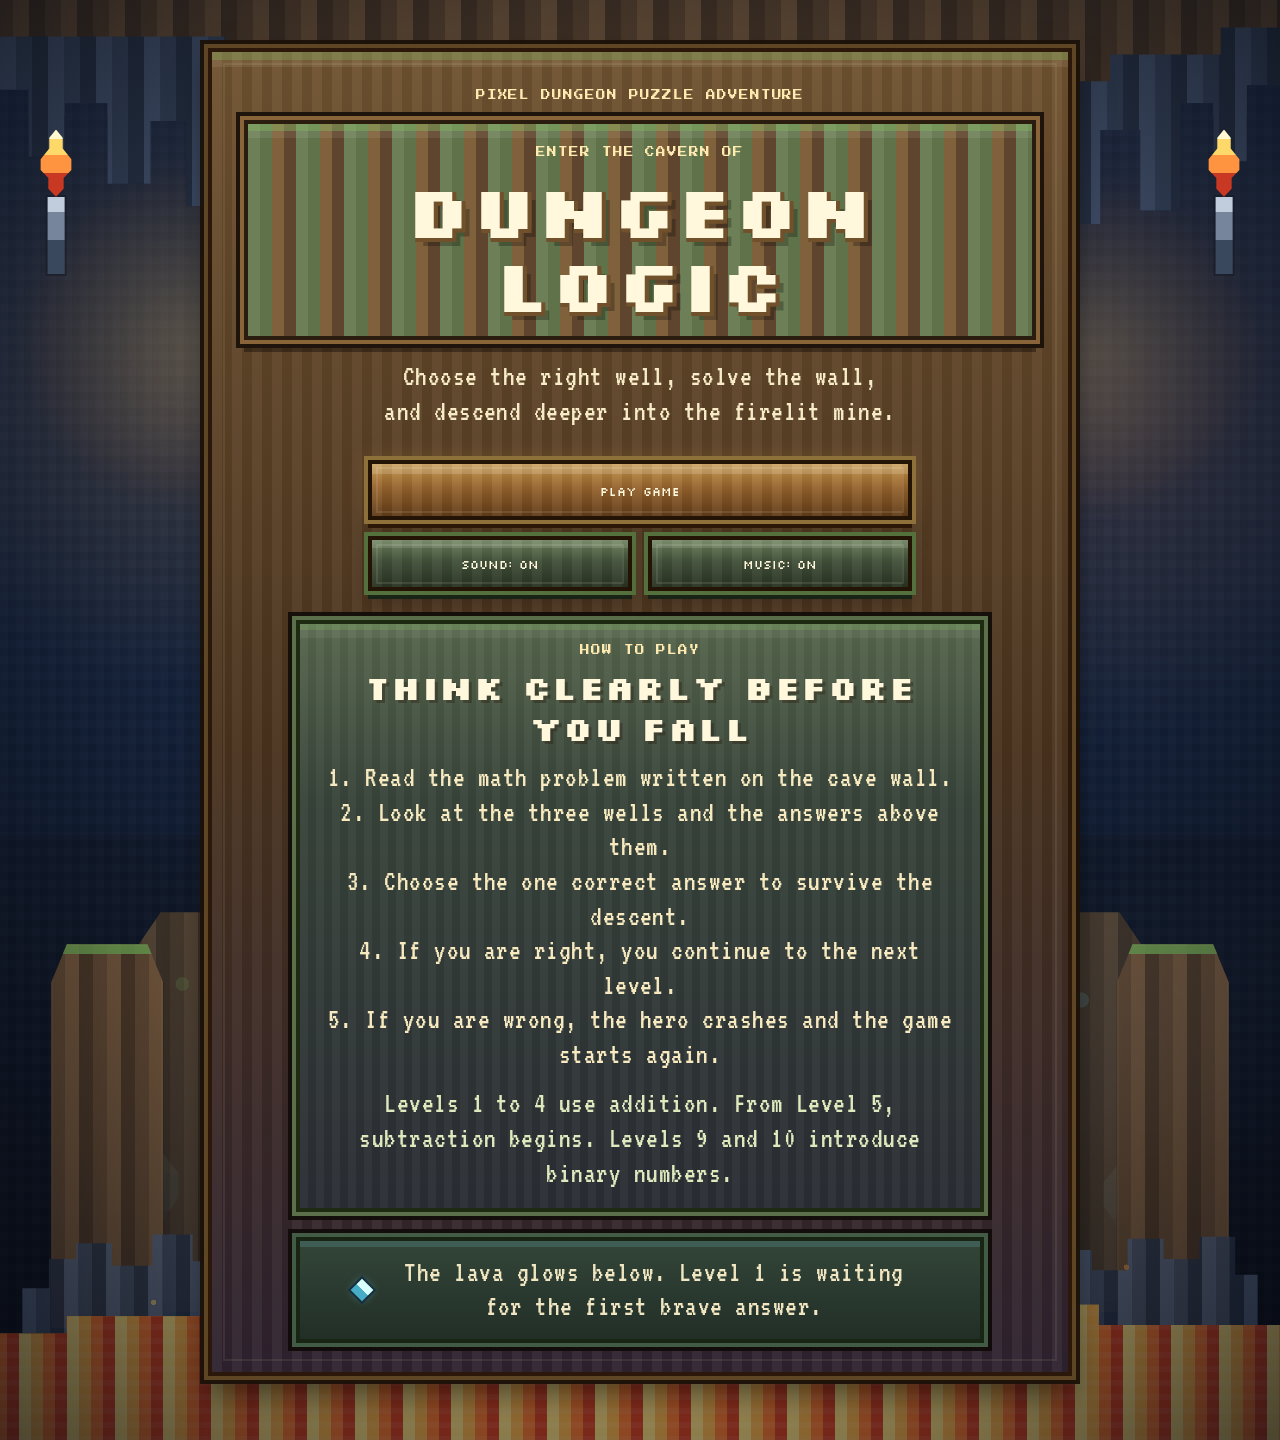
<file: Day1/index.html>
<!DOCTYPE html>
<html lang="en">
  <head>
    <meta charset="UTF-8" />
    <meta name="viewport" content="width=device-width, initial-scale=1.0" />
    <title>Dungeon Logic</title>
    <link rel="preconnect" href="https://fonts.googleapis.com" />
    <link rel="preconnect" href="https://fonts.gstatic.com" crossorigin />
    <link
      href="https://fonts.googleapis.com/css2?family=Press+Start+2P&family=Silkscreen:wght@400;700&family=VT323&display=swap"
      rel="stylesheet"
    />
    <link rel="stylesheet" href="./styles.css" />
  </head>
  <body>
    <div class="scene-shell">
      <div class="backdrop" aria-hidden="true">
        <div class="pixel-grid"></div>
        <div class="glow-orb glow-left"></div>
        <div class="glow-orb glow-right"></div>
        <div class="stalactites stalactites-left"></div>
        <div class="stalactites stalactites-center"></div>
        <div class="stalactites stalactites-right"></div>
        <div class="crystal crystal-left"></div>
        <div class="crystal crystal-right"></div>
        <div class="vault vault-left"></div>
        <div class="vault vault-center"></div>
        <div class="vault vault-right"></div>
        <div class="stone-pillar stone-pillar-left"></div>
        <div class="stone-pillar stone-pillar-right"></div>
        <div class="rock-cluster rock-cluster-left"></div>
        <div class="rock-cluster rock-cluster-right"></div>
        <div class="cave-ridge cave-ridge-top"></div>
        <div class="cave-ridge cave-ridge-bottom"></div>
        <div class="lava-river"></div>
        <div class="lava-falls lava-falls-left"></div>
        <div class="lava-falls lava-falls-right"></div>
        <div class="lava-sparks"></div>
        <div class="lava-reflection"></div>
        <div class="fog fog-one"></div>
        <div class="fog fog-two"></div>
        <div class="dust-field" id="dustField"></div>
      </div>

      <main class="menu-stage">
        <div class="torch torch-left" aria-hidden="true">
          <div class="torch-metal"></div>
          <div class="torch-fire"></div>
        </div>
        <div class="torch torch-right" aria-hidden="true">
          <div class="torch-metal"></div>
          <div class="torch-fire"></div>
        </div>

        <section class="menu-panel">
          <p class="eyebrow">Pixel dungeon puzzle adventure</p>

          <div class="title-plaque">
            <span class="title-small">Enter the cavern of</span>
            <h1>Dungeon Logic</h1>
          </div>

          <p class="tagline">Choose the right well, solve the wall, and descend deeper into the firelit mine.</p>

          <div class="menu-actions">
            <button class="menu-button menu-button-primary menu-button-play" id="startButton" type="button">
              Play Game
            </button>
            <div class="menu-utility-row">
              <button class="menu-button menu-button-secondary" id="soundButton" type="button" aria-pressed="true">
                Sound: On
              </button>
              <button class="menu-button menu-button-secondary" id="musicButton" type="button" aria-pressed="true">
                Music: On
              </button>
            </div>
          </div>

          <section class="instruction-panel" aria-labelledby="instructionsTitle">
            <p class="instruction-label">How to play</p>
            <h2 id="instructionsTitle">Think clearly before you fall</h2>
            <ol class="instruction-list">
              <li>Read the math problem written on the cave wall.</li>
              <li>Look at the three wells and the answers above them.</li>
              <li>Choose the one correct answer to survive the descent.</li>
              <li>If you are right, you continue to the next level.</li>
              <li>If you are wrong, the hero crashes and the game starts again.</li>
            </ol>
            <p class="instruction-note">
              Levels 1 to 4 use addition. From Level 5, subtraction begins. Levels 9 and 10 introduce binary
              numbers.
            </p>
          </section>

          <div class="status-bar" aria-live="polite">
            <span class="status-rune"></span>
            <p id="statusText">The lava glows below. Level 1 is waiting for the first brave answer.</p>
          </div>
        </section>
      </main>

      <main class="game-stage" id="gameStage" hidden>
        <section class="game-shell">
          <header class="hud-bar">
            <button class="hud-button" id="backToMenuButton" type="button">Menu</button>
            <div class="hud-center">
              <p class="hud-label">Dungeon Logic</p>
              <h2 id="levelTitle">Level 1</h2>
            </div>
            <p class="hud-side-text">Choose the correct well</p>
          </header>

          <section class="chamber-panel" id="chamberPanel">
            <div class="wall-equation">
              <p class="wall-label">Carved on the wall</p>
              <div class="wall-problem" id="problemText">2 + 3 = ?</div>
            </div>

            <div class="playfield">
              <div class="chamber-stalactites"></div>
              <div class="chamber-rocks chamber-rocks-left"></div>
              <div class="chamber-rocks chamber-rocks-right"></div>
              <div class="chamber-lava-crack chamber-lava-crack-left"></div>
              <div class="chamber-lava-crack chamber-lava-crack-right"></div>
              <div class="hero-platform">
                <div class="hero" id="hero">
                  <span class="hero-helmet"></span>
                  <span class="hero-lamp"></span>
                  <span class="hero-head"></span>
                  <span class="hero-beard"></span>
                  <span class="hero-body"></span>
                  <span class="hero-pack"></span>
                  <span class="hero-belt"></span>
                  <span class="hero-tool-handle"></span>
                  <span class="hero-tool-head"></span>
                  <span class="hero-arm hero-arm-left"></span>
                  <span class="hero-arm hero-arm-right"></span>
                  <span class="hero-leg hero-leg-left"></span>
                  <span class="hero-leg hero-leg-right"></span>
                  <span class="hero-boot hero-boot-left"></span>
                  <span class="hero-boot hero-boot-right"></span>
                </div>
                <div class="platform-stone"></div>
              </div>

              <div class="wells-row" id="wellsRow">
                <button class="well-choice" id="well0" type="button" data-index="0">
                  <span class="well-signpost">
                    <span class="well-sign">4</span>
                    <span class="well-post"></span>
                  </span>
                  <span class="well-glow"></span>
                  <span class="well-mouth"></span>
                  <span class="well-depth"></span>
                </button>
                <button class="well-choice" id="well1" type="button" data-index="1">
                  <span class="well-signpost">
                    <span class="well-sign">5</span>
                    <span class="well-post"></span>
                  </span>
                  <span class="well-glow"></span>
                  <span class="well-mouth"></span>
                  <span class="well-depth"></span>
                </button>
                <button class="well-choice" id="well2" type="button" data-index="2">
                  <span class="well-signpost">
                    <span class="well-sign">6</span>
                    <span class="well-post"></span>
                  </span>
                  <span class="well-glow"></span>
                  <span class="well-mouth"></span>
                  <span class="well-depth"></span>
                </button>
              </div>
            </div>
          </section>

          <section class="level-panel">
            <p class="level-label">Level Status</p>
            <p class="level-message" id="levelMessage">Read the wall. Choose the one correct answer.</p>
          </section>
        </section>
      </main>

      <section class="outcome-overlay" id="outcomeOverlay" hidden>
        <div class="outcome-card" id="outcomeCard">
          <p class="outcome-label" id="outcomeLabel">Run Result</p>
          <h2 class="outcome-title" id="outcomeTitle">Game Over</h2>
          <p class="outcome-message" id="outcomeMessage">The mine swallows the careless.</p>
          <div class="outcome-actions">
            <button class="hud-button outcome-button-primary" id="outcomePrimaryButton" type="button">
              Restart Run
            </button>
            <button class="hud-button" id="outcomeMenuButton" type="button">Main Menu</button>
          </div>
        </div>
      </section>
    </div>

    <script src="./main.js"></script>
  </body>
</html>
</file>
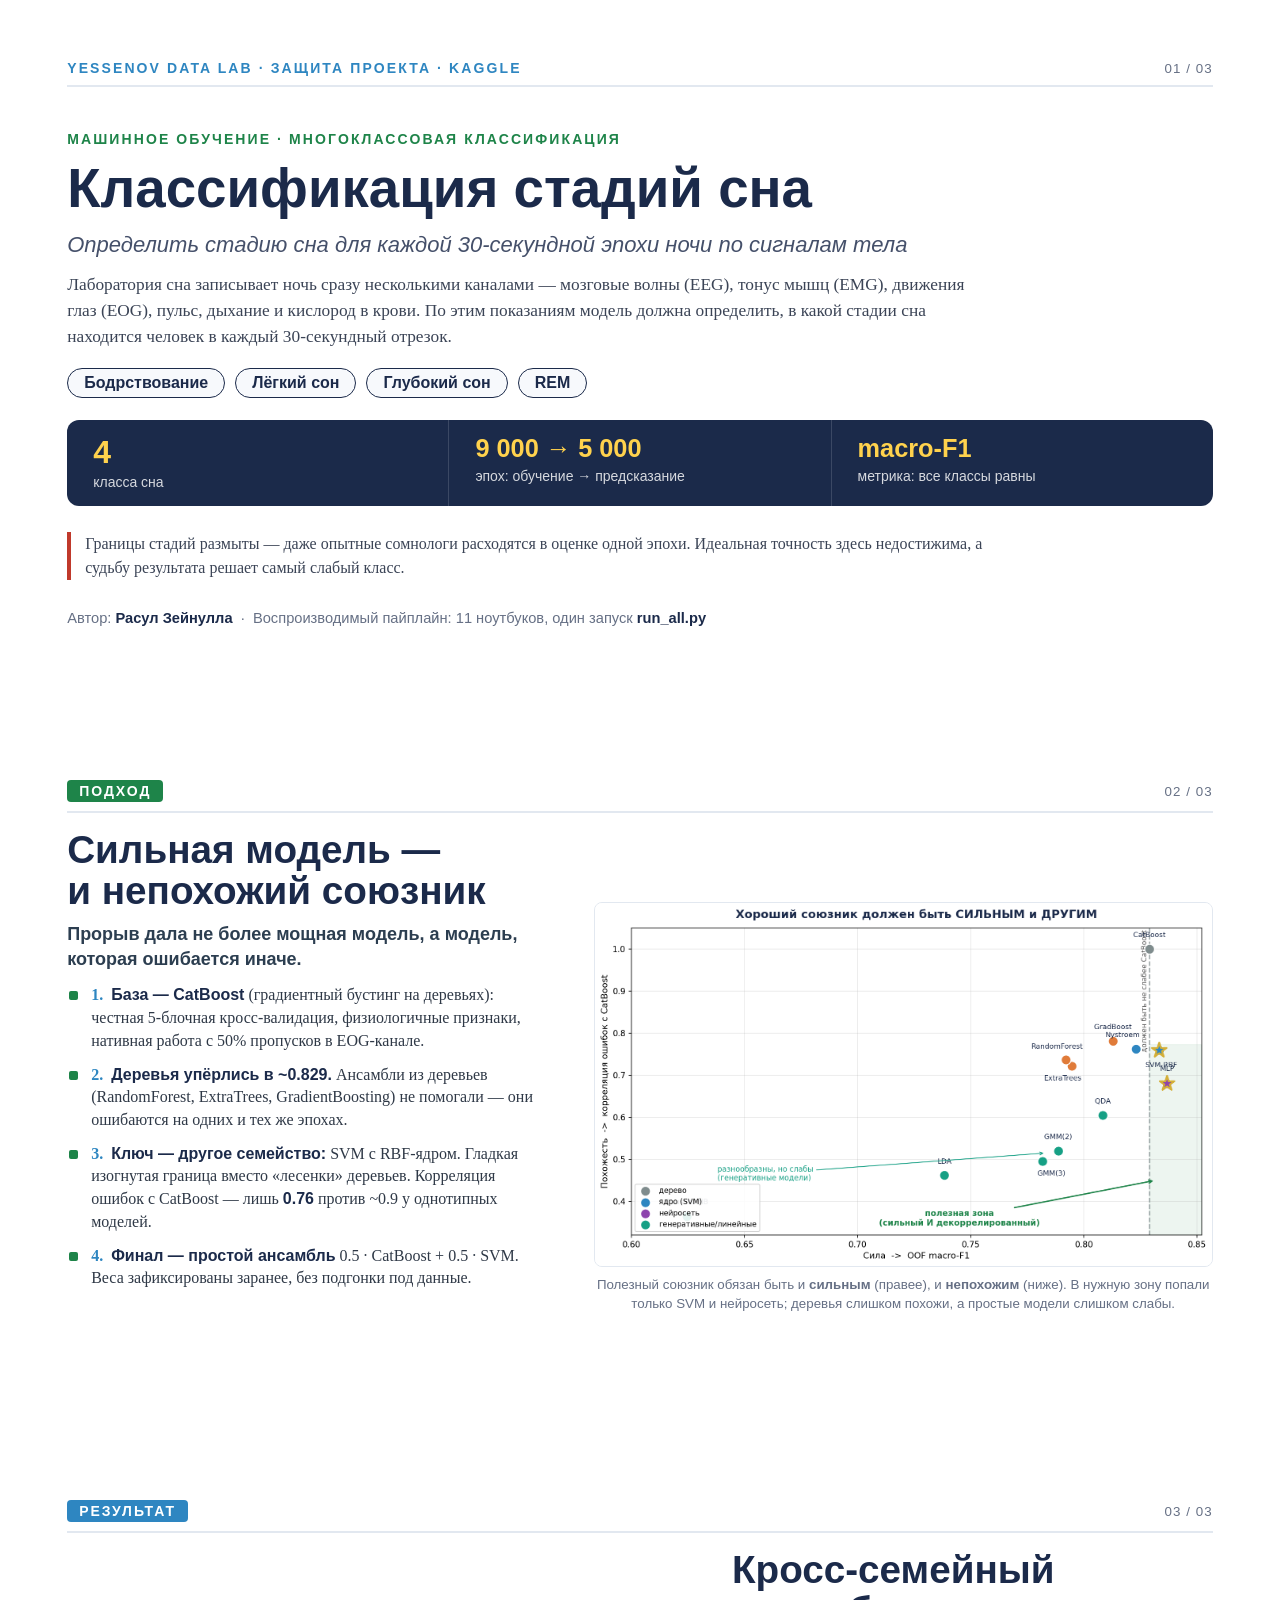
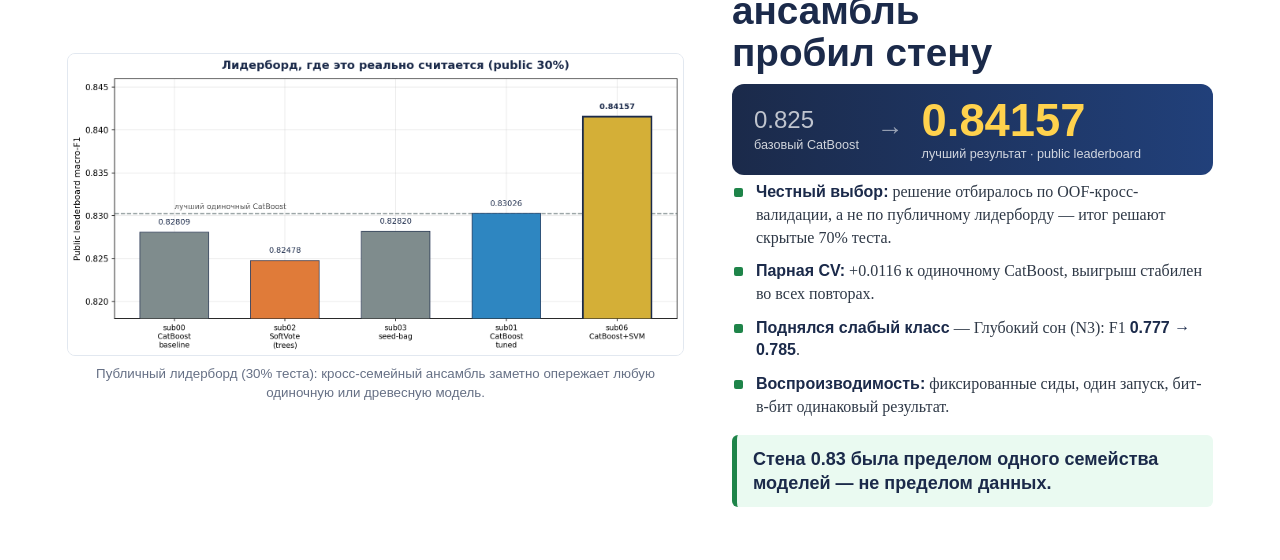
<file: Day9/report/presentation_ru.html>
<!DOCTYPE html>
<html lang="ru">
<head>
<meta charset="UTF-8">
<title>Классификация стадий сна — защита проекта</title>
<style>
  @page { size: 13.333in 7.5in; margin: 0; }
  * { box-sizing: border-box; margin: 0; padding: 0; }
  html { -webkit-print-color-adjust: exact; print-color-adjust: exact; }
  body {
    font-family: "Segoe UI", "Helvetica Neue", Arial, sans-serif;
    color: #20242c; background: #fff;
  }
  /* palette */
  :root {
    --ink: #1b2a4a; --accent: #1e8449; --blue: #2e86c1;
    --gold: #d4a017; --warn: #c0392b; --muted: #667085; --line: #e2e8f0;
  }
  .slide {
    position: relative;
    width: 13.333in; height: 7.5in;
    padding: 0.62in 0.7in 0.55in 0.7in;
    page-break-after: always;
    overflow: hidden;
    display: flex; flex-direction: column;
  }
  .slide:last-child { page-break-after: auto; }

  /* top brand bar */
  .topbar {
    display: flex; justify-content: space-between; align-items: baseline;
    border-bottom: 2px solid var(--line); padding-bottom: 9px; margin-bottom: 4px;
  }
  .kicker {
    letter-spacing: .15em; text-transform: uppercase;
    font-size: 10.5pt; color: var(--blue); font-weight: 700;
  }
  .pageno { font-size: 10pt; color: var(--muted); letter-spacing: .08em; }
  .section-tag {
    display: inline-block; font-size: 10.5pt; font-weight: 700; letter-spacing:.14em;
    text-transform: uppercase; color: #fff; background: var(--accent);
    padding: 3px 12px; border-radius: 4px;
  }

  /* generic headings */
  h1 { font-size: 41pt; font-weight: 800; color: var(--ink); line-height: 1.04; }
  h2 { font-size: 29pt; font-weight: 800; color: var(--ink); line-height: 1.08; }
  .sub { font-size: 16.5pt; color: #45506a; font-style: italic; }

  /* ---------- SLIDE 1 (cover) ---------- */
  .cover-body { flex: 1; display: flex; flex-direction: column; justify-content: center; gap: 14px; }
  .cover-desc { font-size: 13pt; color: #3b4456; line-height: 1.5; max-width: 9.6in; font-family: Georgia, serif; }
  .chips { display: flex; gap: 10px; margin-top: 4px; }
  .chip {
    font-size: 12pt; font-weight: 600; color: var(--ink);
    border: 1.5px solid var(--ink); border-radius: 999px; padding: 5px 16px; background:#f7f9fc;
  }
  .statband {
    margin-top: 8px; background: var(--ink); color: #fff; border-radius: 12px;
    display: flex; align-items: stretch; overflow: hidden;
  }
  .statband .cell { padding: 16px 26px; flex: 1; border-right: 1px solid rgba(255,255,255,.14); }
  .statband .cell:last-child { border-right: none; }
  .statband .big { font-size: 24pt; font-weight: 800; color: #ffd24d; line-height: 1; }
  .statband .big.small { font-size: 19pt; }
  .statband .lbl { font-size: 10.5pt; opacity: .82; margin-top: 6px; display:block; }
  .hard {
    margin-top: 12px; font-size: 12pt; color: #3b4456; font-family: Georgia, serif;
    border-left: 4px solid var(--warn); padding-left: 14px; line-height: 1.5; max-width: 10in;
  }
  .byline { margin-top: 16px; font-size: 11pt; color: var(--muted); }
  .byline b { color: var(--ink); }

  /* ---------- two-column content slides ---------- */
  .body2 { flex: 1; display: flex; gap: 0.5in; align-items: stretch; margin-top: 12px; }
  .col-text { flex: 1.02; display: flex; flex-direction: column; }
  .col-fig  { flex: 1.18; display: flex; flex-direction: column; justify-content: center; }
  .col-fig.wide { flex: 1.32; }
  .col-text.narrow { flex: 0.92; }

  .lead { font-size: 13.5pt; color: #2c3e50; margin: 10px 0 12px; line-height: 1.4; font-weight:600; }
  ul.points { list-style: none; display: flex; flex-direction: column; gap: 11px; }
  ul.points li { position: relative; padding-left: 24px; font-size: 12pt; line-height: 1.42; color: #2f3947; font-family: Georgia, serif; }
  ul.points li::before {
    content: ""; position: absolute; left: 2px; top: 7px;
    width: 9px; height: 9px; border-radius: 2px; background: var(--accent);
  }
  ul.points li b { color: var(--ink); font-family: "Segoe UI", sans-serif; }
  .num { color: var(--blue); font-weight: 700; }

  figure { display: flex; flex-direction: column; height: 100%; justify-content: center; }
  figure img { width: 100%; height: auto; max-height: 4.7in; object-fit: contain; border: 1px solid var(--line); border-radius: 8px; }
  figcaption { font-size: 10pt; color: var(--muted); margin-top: 9px; line-height: 1.4; text-align: center; }

  /* result band on slide 3 */
  .result {
    display: flex; align-items: center; gap: 18px; margin: 10px 0 6px;
    background: linear-gradient(90deg,#1b2a4a 0%, #21407a 100%); color:#fff;
    border-radius: 12px; padding: 14px 22px;
  }
  .result .from { font-size: 18pt; opacity: .72; }
  .result .arrow { font-size: 20pt; opacity: .55; }
  .result .to { font-size: 34pt; font-weight: 800; color: #ffd24d; line-height: 1; }
  .result .rl { font-size: 9.5pt; opacity:.8; display:block; margin-top:4px; }
  .takeaway {
    margin-top: auto; font-size: 13.5pt; color: var(--ink); font-weight: 700;
    background: #eafaf1; border-left: 5px solid var(--accent); border-radius: 6px;
    padding: 12px 16px; line-height: 1.35;
  }
</style>
</head>
<body>

<!-- ===================== SLIDE 1 ===================== -->
<section class="slide">
  <div class="topbar">
    <span class="kicker">Yessenov Data Lab · Защита проекта · Kaggle</span>
    <span class="pageno">01 / 03</span>
  </div>

  <div class="cover-body">
    <div class="kicker" style="color:var(--accent)">Машинное обучение · многоклассовая классификация</div>
    <h1>Классификация стадий сна</h1>
    <div class="sub">Определить стадию сна для каждой 30-секундной эпохи ночи по сигналам тела</div>

    <p class="cover-desc">
      Лаборатория сна записывает ночь сразу несколькими каналами — мозговые волны (EEG),
      тонус мышц (EMG), движения глаз (EOG), пульс, дыхание и кислород в крови.
      По этим показаниям модель должна определить, в какой стадии сна находится человек
      в каждый 30-секундный отрезок.
    </p>

    <div class="chips">
      <span class="chip">Бодрствование</span>
      <span class="chip">Лёгкий сон</span>
      <span class="chip">Глубокий сон</span>
      <span class="chip">REM</span>
    </div>

    <div class="statband">
      <div class="cell"><div class="big">4</div><span class="lbl">класса сна</span></div>
      <div class="cell"><div class="big small">9 000 &rarr; 5 000</div><span class="lbl">эпох: обучение &rarr; предсказание</span></div>
      <div class="cell"><div class="big small">macro-F1</div><span class="lbl">метрика: все классы равны</span></div>
    </div>

    <p class="hard">
      Границы стадий размыты — даже опытные сомнологи расходятся в оценке одной эпохи.
      Идеальная точность здесь недостижима, а судьбу результата решает самый слабый класс.
    </p>

    <div class="byline">
      Автор: <b>Расул Зейнулла</b> &nbsp;·&nbsp; Воспроизводимый пайплайн: 11 ноутбуков, один запуск <b>run_all.py</b>
    </div>
  </div>
</section>

<!-- ===================== SLIDE 2 ===================== -->
<section class="slide">
  <div class="topbar">
    <span class="section-tag">Подход</span>
    <span class="pageno">02 / 03</span>
  </div>

  <div class="body2">
    <div class="col-text">
      <h2>Сильная модель —<br>и непохожий союзник</h2>
      <div class="lead">Прорыв дала не более мощная модель, а модель, которая ошибается иначе.</div>
      <ul class="points">
        <li><span class="num">1.</span> &nbsp;<b>База — CatBoost</b> (градиентный бустинг на деревьях): честная 5-блочная кросс-валидация, физиологичные признаки, нативная работа с 50% пропусков в EOG-канале.</li>
        <li><span class="num">2.</span> &nbsp;<b>Деревья упёрлись в ~0.829.</b> Ансамбли из деревьев (RandomForest, ExtraTrees, GradientBoosting) не помогали — они ошибаются на одних и тех же эпохах.</li>
        <li><span class="num">3.</span> &nbsp;<b>Ключ — другое семейство:</b> SVM с RBF-ядром. Гладкая изогнутая граница вместо «лесенки» деревьев. Корреляция ошибок с CatBoost — лишь <b>0.76</b> против ~0.9 у однотипных моделей.</li>
        <li><span class="num">4.</span> &nbsp;<b>Финал — простой ансамбль</b> 0.5 · CatBoost + 0.5 · SVM. Веса зафиксированы заранее, без подгонки под данные.</li>
      </ul>
    </div>

    <div class="col-fig wide">
      <figure>
        <img src="[data-uri]" alt="Сильный и непохожий союзник">
        <figcaption>Полезный союзник обязан быть и <b>сильным</b> (правее), и <b>непохожим</b> (ниже). В нужную зону попали только SVM и нейросеть; деревья слишком похожи, а простые модели слишком слабы.</figcaption>
      </figure>
    </div>
  </div>
</section>

<!-- ===================== SLIDE 3 ===================== -->
<section class="slide">
  <div class="topbar">
    <span class="section-tag" style="background:var(--blue)">Результат</span>
    <span class="pageno">03 / 03</span>
  </div>

  <div class="body2">
    <div class="col-fig">
      <figure>
        <img src="[data-uri]" alt="Публичный лидерборд">
        <figcaption>Публичный лидерборд (30% теста): кросс-семейный ансамбль заметно опережает любую одиночную или древесную модель.</figcaption>
      </figure>
    </div>

    <div class="col-text narrow">
      <h2>Кросс-семейный ансамбль<br>пробил стену</h2>

      <div class="result">
        <div><span class="from">0.825</span><span class="rl">базовый CatBoost</span></div>
        <span class="arrow">&rarr;</span>
        <div><span class="to">0.84157</span><span class="rl">лучший результат · public leaderboard</span></div>
      </div>

      <ul class="points">
        <li><b>Честный выбор:</b> решение отбиралось по OOF-кросс-валидации, а не по публичному лидерборду — итог решают скрытые 70% теста.</li>
        <li><b>Парная CV:</b> +0.0116 к одиночному CatBoost, выигрыш стабилен во всех повторах.</li>
        <li><b>Поднялся слабый класс</b> — Глубокий сон (N3): F1 <b>0.777 &rarr; 0.785</b>.</li>
        <li><b>Воспроизводимость:</b> фиксированные сиды, один запуск, бит-в-бит одинаковый результат.</li>
      </ul>

      <div class="takeaway">
        Стена 0.83 была пределом одного семейства моделей — не пределом данных.
      </div>
    </div>
  </div>
</section>

</body>
</html>
</file>
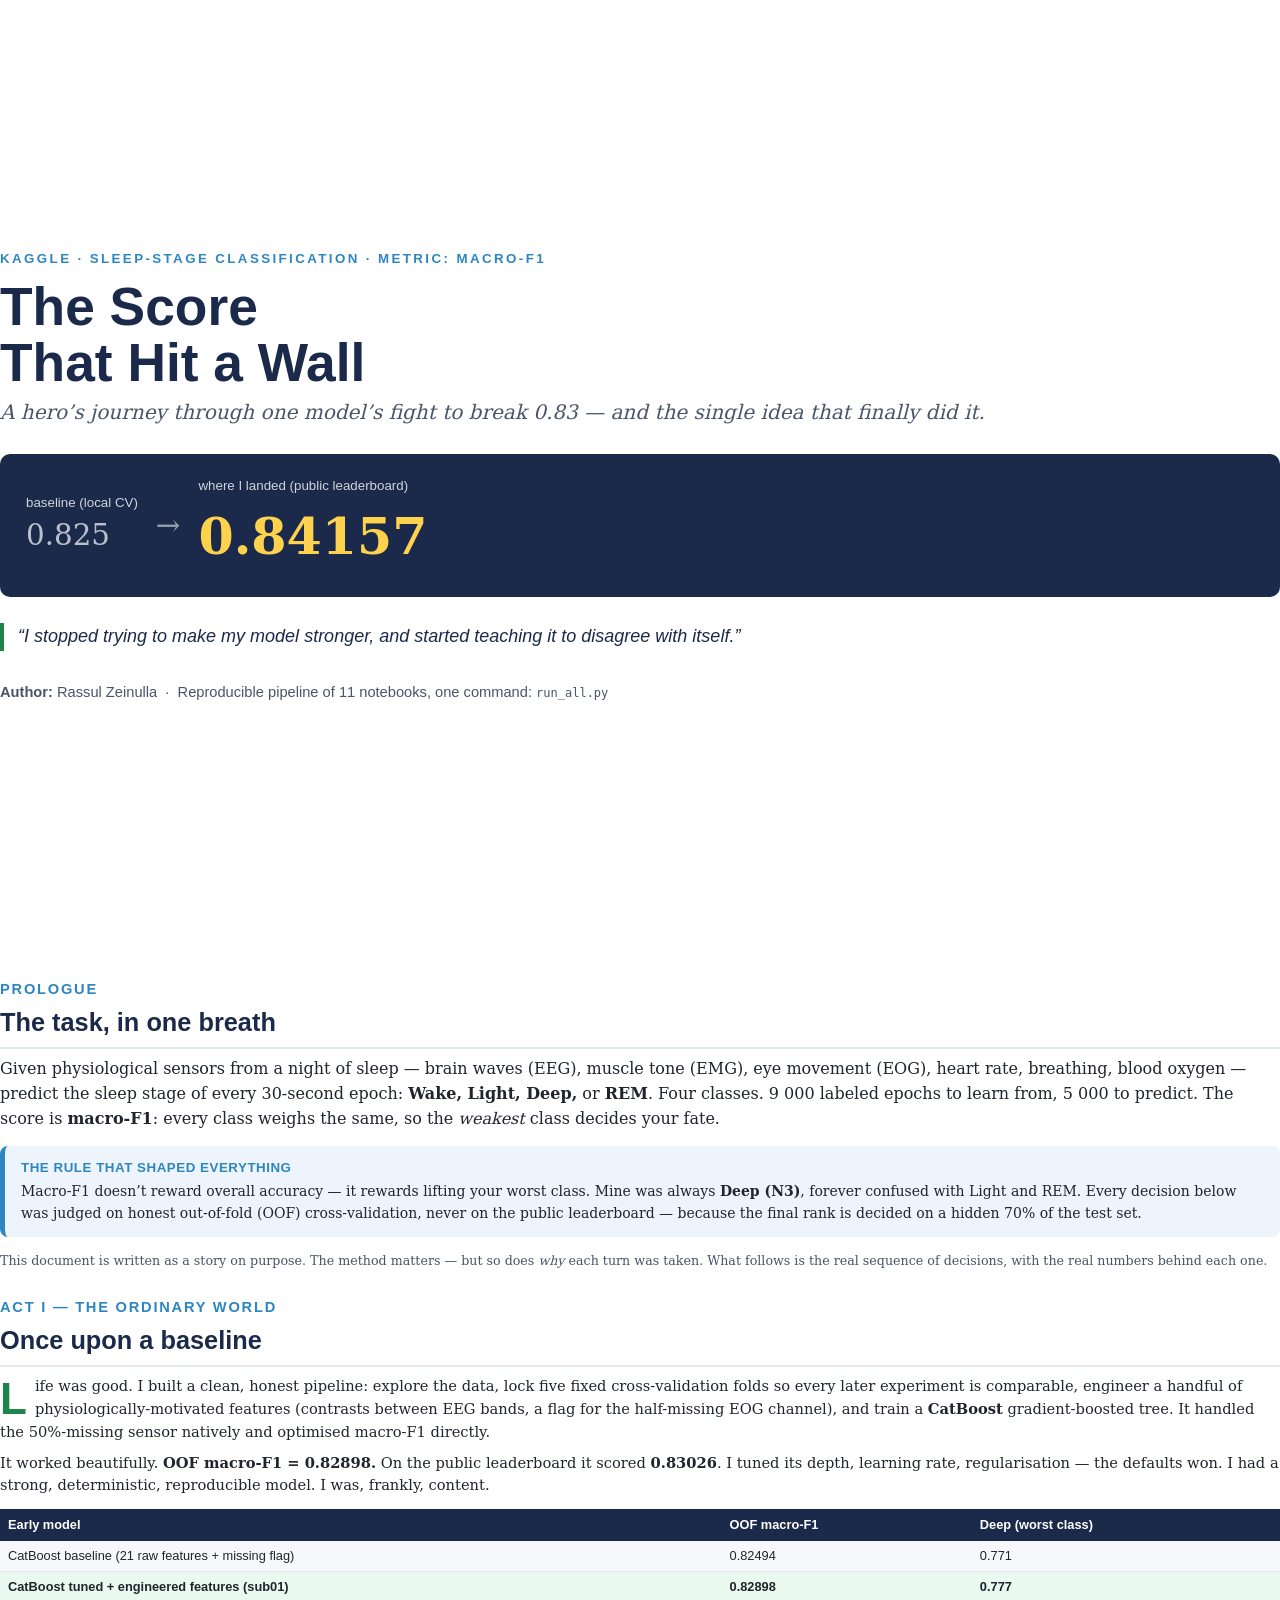
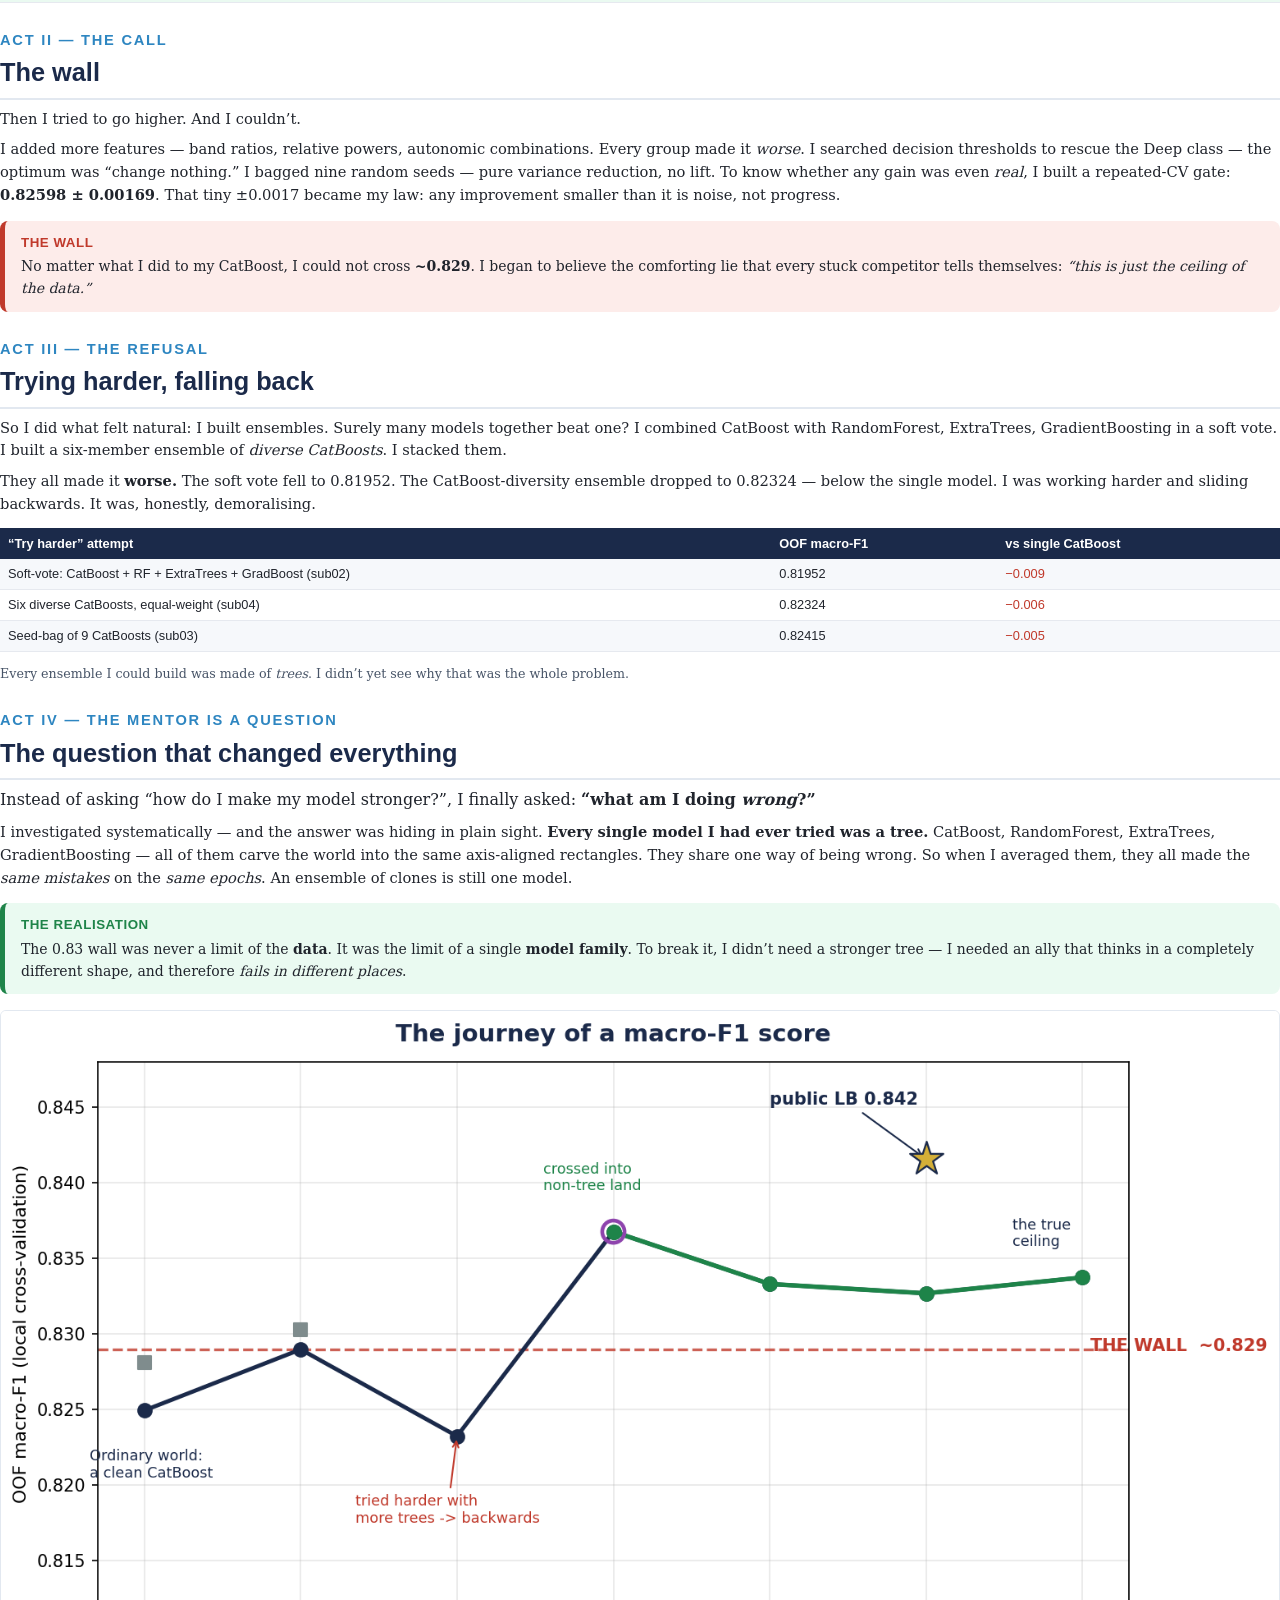
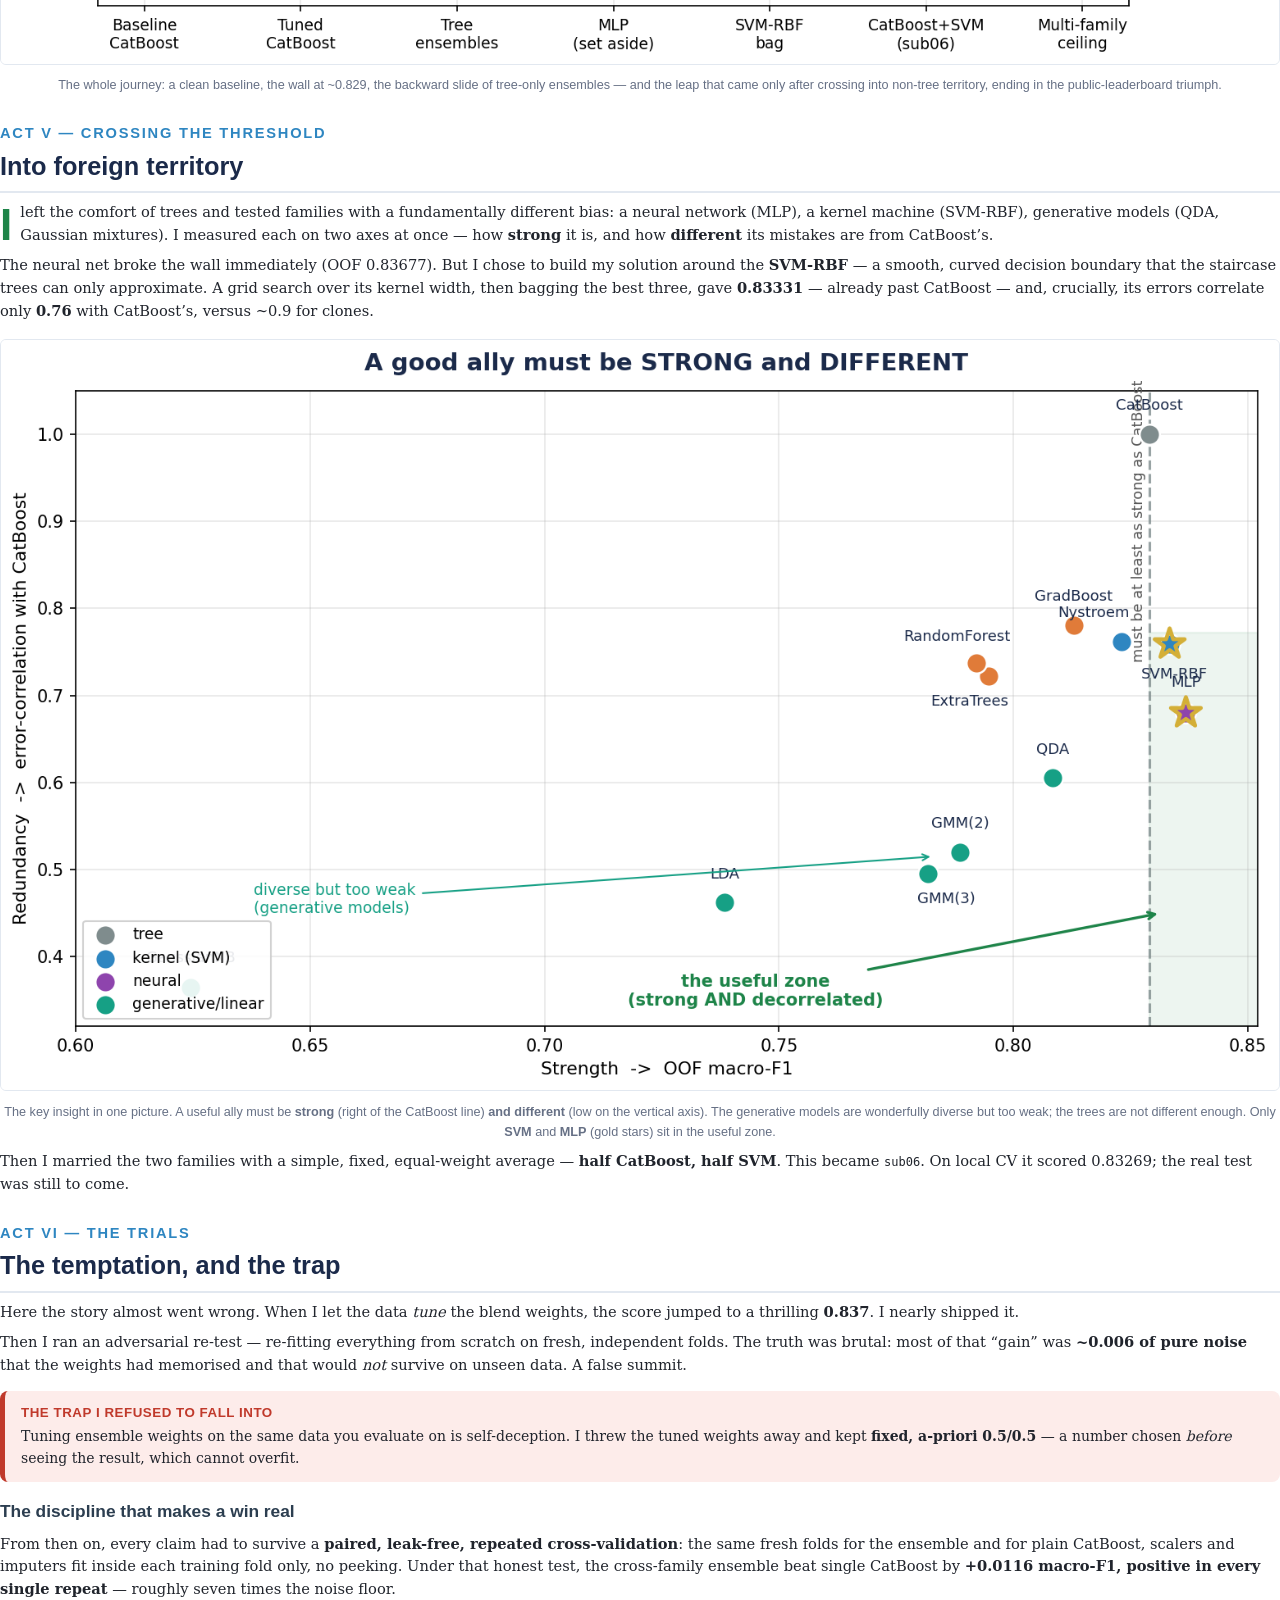
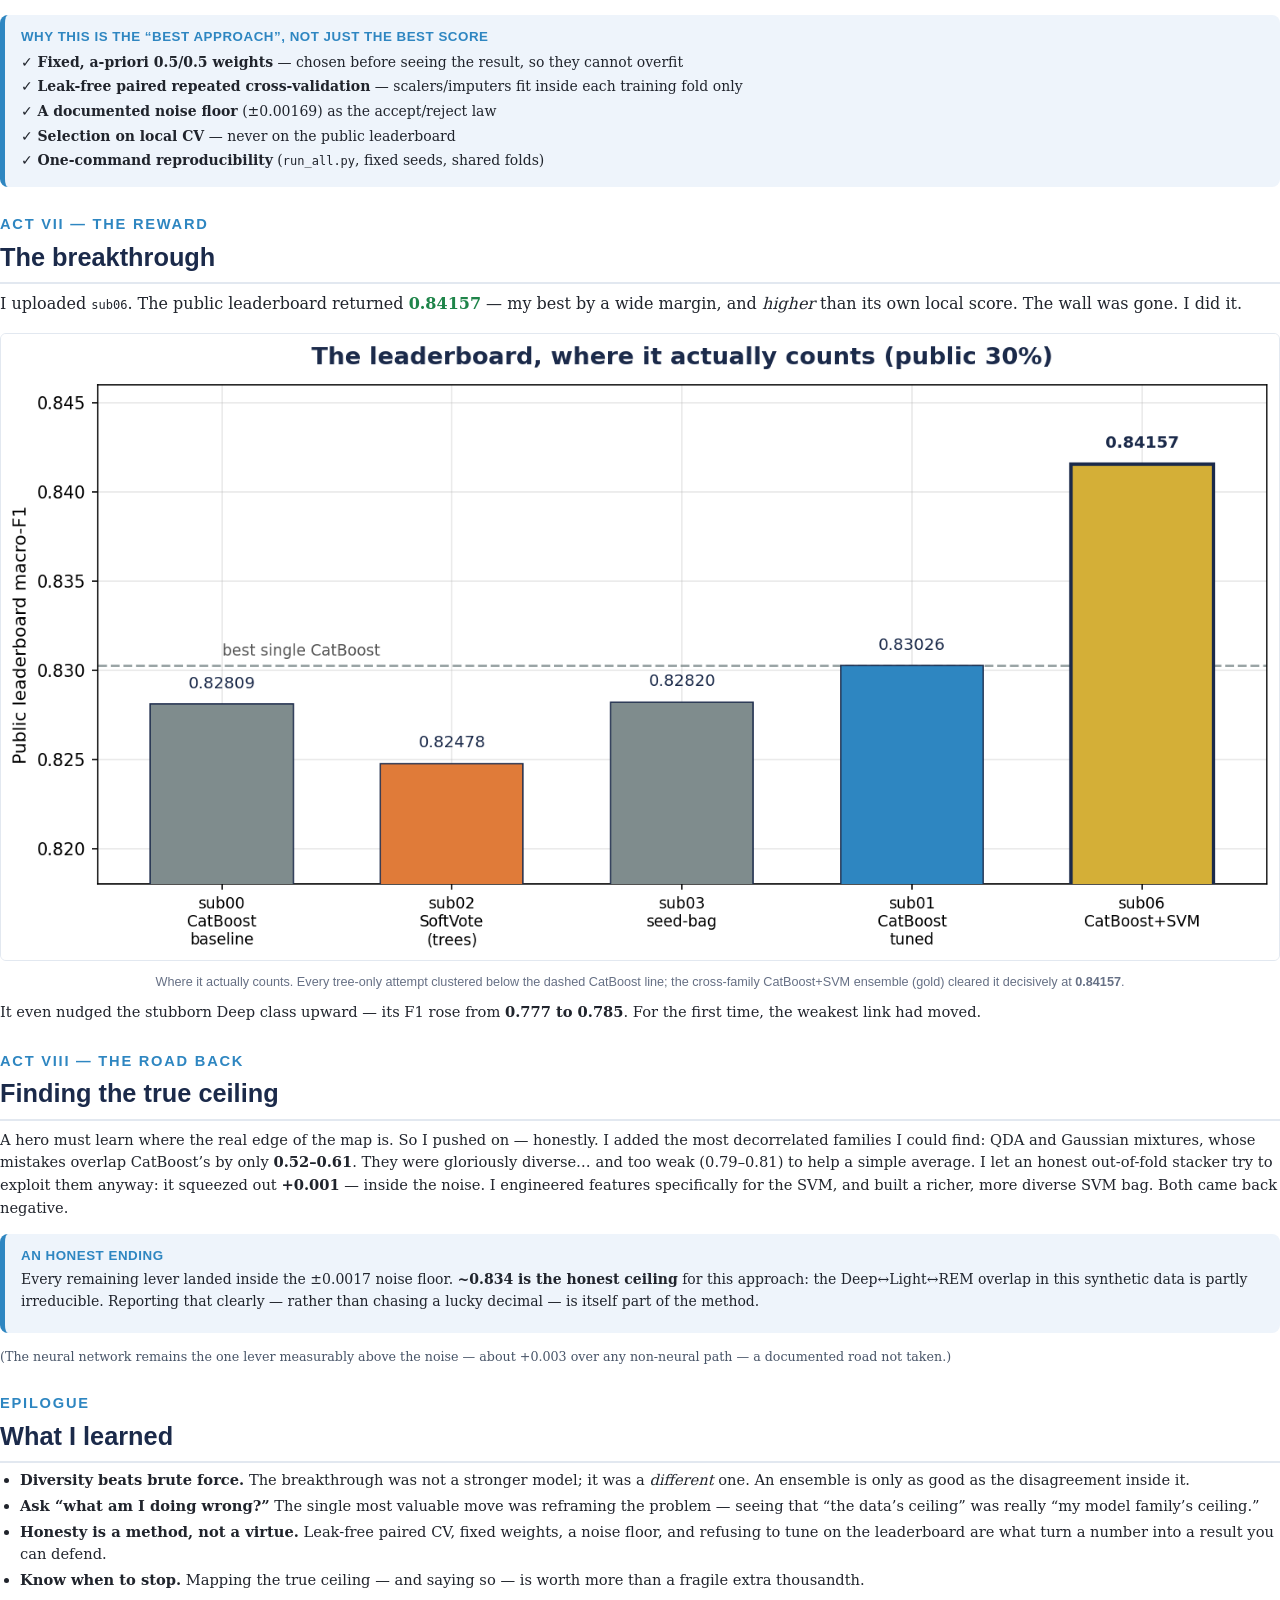
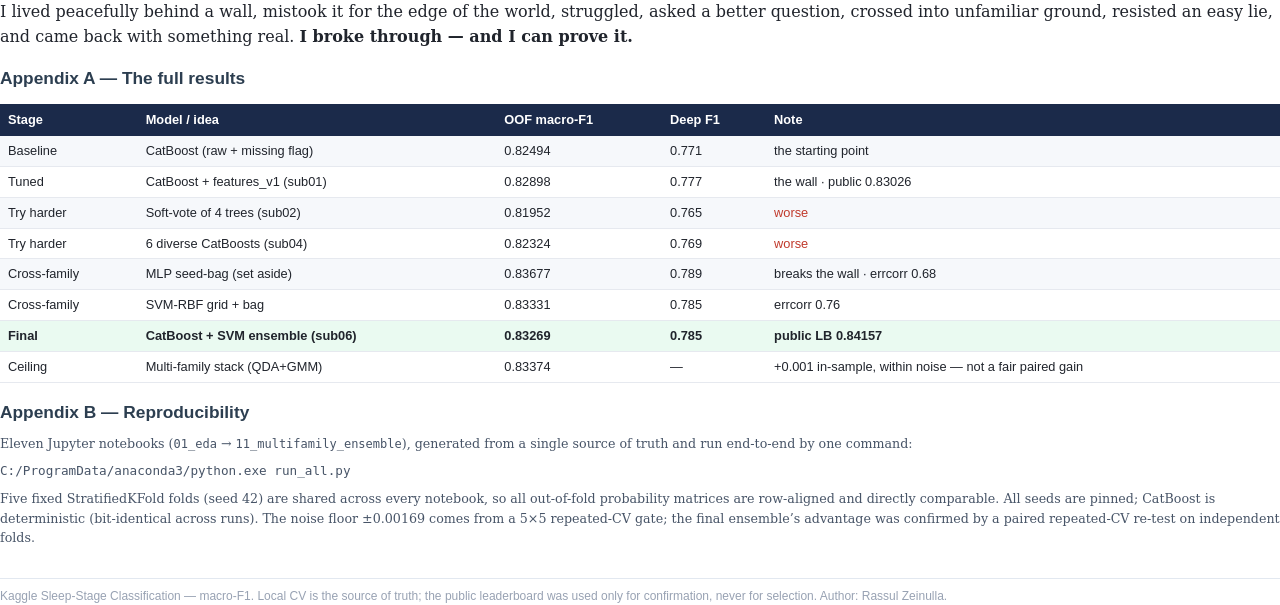
<file: Day9/report/report_en.html>
<!doctype html>
<html lang="en">
<head>
<meta charset="utf-8">
<title>The Score That Hit a Wall</title>
<style>
  @page { size: A4; margin: 18mm 16mm 16mm 16mm; }
  * { box-sizing: border-box; }
  html { -webkit-print-color-adjust: exact; print-color-adjust: exact; }
  body {
    font-family: Georgia, "DejaVu Serif", serif;
    color: #20242c; font-size: 11pt; line-height: 1.55; margin: 0;
  }
  h1, h2, h3, .kicker, .stat, .cover-title, .tag, th, .callout-h {
    font-family: "Segoe UI", "Helvetica Neue", Arial, "DejaVu Sans", sans-serif;
  }
  .ink { color: #1b2a4a; }
  .accent { color: #1e8449; }
  .warn { color: #c0392b; }

  /* cover */
  .cover { height: 252mm; display: flex; flex-direction: column; justify-content: center; }
  .kicker { letter-spacing: .18em; text-transform: uppercase; font-size: 10pt; color: #2e86c1; font-weight: 600; }
  .cover-title { font-size: 40pt; font-weight: 800; color: #1b2a4a; line-height: 1.05; margin: 10px 0 6px; }
  .cover-sub { font-size: 15pt; color: #4a5568; margin-bottom: 26px; font-style: italic; }
  .statband { background: #1b2a4a; color: #fff; border-radius: 10px; padding: 22px 26px; display: flex; align-items: center; gap: 18px; }
  .statband .from { font-size: 22pt; opacity: .7; }
  .statband .arrow { font-size: 22pt; opacity: .55; }
  .statband .to { font-size: 38pt; font-weight: 800; color: #ffd24d; }
  .statband .lbl { font-size: 10pt; opacity: .8; display:block; font-family:"Segoe UI",sans-serif; }
  .tag { margin-top: 26px; font-size: 13.5pt; color: #1b2a4a; border-left: 4px solid #1e8449; padding-left: 14px; font-style: italic; }
  .byline { margin-top: 30px; font-size: 11pt; color: #4a5568; font-family:"Segoe UI",sans-serif; }

  .page-break { page-break-before: always; }
  h2 { font-size: 19pt; color: #1b2a4a; margin: 26px 0 4px; border-bottom: 2px solid #e2e8f0; padding-bottom: 5px; }
  h2 .act { color: #2e86c1; font-size: 11pt; letter-spacing:.12em; text-transform:uppercase; display:block; margin-bottom:2px;}
  h3 { font-size: 13pt; color: #2c3e50; margin: 16px 0 2px; }
  p { margin: 8px 0; }
  .lead { font-size: 12pt; }
  .dropcap::first-letter { font-size: 300%; font-weight: 700; color: #1e8449; float: left; line-height: .8; padding: 6px 8px 0 0; font-family:"Segoe UI",sans-serif; }

  .callout { border-radius: 8px; padding: 12px 16px; margin: 14px 0; font-size: 10.5pt; }
  .callout-h { font-weight: 700; font-size: 10pt; letter-spacing:.04em; text-transform: uppercase; margin-bottom: 3px; }
  .c-insight { background: #eafaf1; border-left: 5px solid #1e8449; }
  .c-insight .callout-h { color: #1e8449; }
  .c-trap { background: #fdecea; border-left: 5px solid #c0392b; }
  .c-trap .callout-h { color: #c0392b; }
  .c-honest { background: #eef4fb; border-left: 5px solid #2e86c1; }
  .c-honest .callout-h { color: #2e86c1; }

  figure { margin: 16px 0 6px; text-align: center; page-break-inside: avoid; }
  figure img { width: 100%; border: 1px solid #e2e8f0; border-radius: 6px; }
  figcaption { font-size: 9.5pt; color: #667085; margin-top: 5px; font-family:"Segoe UI",sans-serif; }

  table { width: 100%; border-collapse: collapse; margin: 12px 0; font-size: 9.6pt; font-family:"Segoe UI",sans-serif; page-break-inside: avoid; }
  th { background: #1b2a4a; color: #fff; text-align: left; padding: 6px 8px; font-weight: 600; }
  td { padding: 5px 8px; border-bottom: 1px solid #e6e9ef; }
  tr:nth-child(even) td { background: #f6f8fb; }
  .win td { background: #eafaf1 !important; font-weight: 700; }
  .muted { color: #98a2b3; }
  .mono { font-family: "DejaVu Sans Mono", Consolas, monospace; font-size: 9pt; }
  .small { font-size: 9.5pt; color: #475467; }
  ul { margin: 6px 0 6px 0; padding-left: 20px; }
  li { margin: 3px 0; }
  .foot { margin-top: 30px; border-top: 1px solid #e2e8f0; padding-top: 8px; font-size: 9pt; color: #98a2b3; font-family:"Segoe UI",sans-serif; }
</style>
</head>
<body>

<!-- ===================== COVER ===================== -->
<section class="cover">
  <div class="kicker">Kaggle · Sleep-Stage Classification · metric: macro-F1</div>
  <div class="cover-title">The Score<br>That Hit a Wall</div>
  <div class="cover-sub">A hero&rsquo;s journey through one model&rsquo;s fight to break 0.83 — and the single idea that finally did it.</div>
  <div class="statband">
    <div><span class="lbl">baseline (local CV)</span><span class="from">0.825</span></div>
    <div class="arrow">&rarr;</div>
    <div><span class="lbl">where I landed (public leaderboard)</span><span class="to">0.84157</span></div>
  </div>
  <div class="tag">&ldquo;I stopped trying to make my model <em>stronger</em>, and started teaching it to <em>disagree with itself</em>.&rdquo;</div>
  <div class="byline"><b>Author:</b> Rassul Zeinulla &nbsp;·&nbsp; Reproducible pipeline of 11 notebooks, one command: <span class="mono">run_all.py</span></div>
</section>

<!-- ===================== PROLOGUE ===================== -->
<section class="page-break">
  <h2><span class="act">Prologue</span>The task, in one breath</h2>
  <p class="lead">Given physiological sensors from a night of sleep &mdash; brain waves (EEG), muscle tone (EMG), eye movement (EOG), heart rate, breathing, blood oxygen &mdash; predict the sleep stage of every 30-second epoch: <b>Wake, Light, Deep,</b> or <b>REM</b>. Four classes. 9&nbsp;000 labeled epochs to learn from, 5&nbsp;000 to predict. The score is <b>macro-F1</b>: every class weighs the same, so the <em>weakest</em> class decides your fate.</p>
  <div class="callout c-honest">
    <div class="callout-h">The rule that shaped everything</div>
    Macro-F1 doesn&rsquo;t reward overall accuracy &mdash; it rewards lifting your worst class. Mine was always <b>Deep (N3)</b>, forever confused with Light and REM. Every decision below was judged on honest out-of-fold (OOF) cross-validation, never on the public leaderboard &mdash; because the final rank is decided on a hidden 70% of the test set.
  </div>
  <p class="small">This document is written as a story on purpose. The method matters &mdash; but so does <em>why</em> each turn was taken. What follows is the real sequence of decisions, with the real numbers behind each one.</p>
</section>

<!-- ===================== ACT I ===================== -->
<section class="page-break">
  <h2><span class="act">Act I — The ordinary world</span>Once upon a baseline</h2>
  <p class="dropcap">Life was good. I built a clean, honest pipeline: explore the data, lock five fixed cross-validation folds so every later experiment is comparable, engineer a handful of physiologically-motivated features (contrasts between EEG bands, a flag for the half-missing EOG channel), and train a <b>CatBoost</b> gradient-boosted tree. It handled the 50%-missing sensor natively and optimised macro-F1 directly.</p>
  <p>It worked beautifully. <b>OOF macro-F1 = 0.82898.</b> On the public leaderboard it scored <b>0.83026</b>. I tuned its depth, learning rate, regularisation &mdash; the defaults won. I had a strong, deterministic, reproducible model. I was, frankly, content.</p>
  <table>
    <tr><th>Early model</th><th>OOF macro-F1</th><th>Deep (worst class)</th></tr>
    <tr><td>CatBoost baseline (21 raw features + missing flag)</td><td>0.82494</td><td>0.771</td></tr>
    <tr class="win"><td>CatBoost tuned + engineered features (sub01)</td><td>0.82898</td><td>0.777</td></tr>
  </table>
</section>

<!-- ===================== ACT II ===================== -->
<section>
  <h2><span class="act">Act II — The call</span>The wall</h2>
  <p>Then I tried to go higher. And I couldn&rsquo;t.</p>
  <p>I added more features &mdash; band ratios, relative powers, autonomic combinations. Every group made it <em>worse</em>. I searched decision thresholds to rescue the Deep class &mdash; the optimum was &ldquo;change nothing.&rdquo; I bagged nine random seeds &mdash; pure variance reduction, no lift. To know whether any gain was even <em>real</em>, I built a repeated-CV gate: <b>0.82598 &plusmn; 0.00169</b>. That tiny &plusmn;0.0017 became my law: any improvement smaller than it is noise, not progress.</p>
  <div class="callout c-trap">
    <div class="callout-h">The wall</div>
    No matter what I did to my CatBoost, I could not cross <b>~0.829</b>. I began to believe the comforting lie that every stuck competitor tells themselves: <em>&ldquo;this is just the ceiling of the data.&rdquo;</em>
  </div>
</section>

<!-- ===================== ACT III ===================== -->
<section>
  <h2><span class="act">Act III — The refusal</span>Trying harder, falling back</h2>
  <p>So I did what felt natural: I built ensembles. Surely many models together beat one? I combined CatBoost with RandomForest, ExtraTrees, GradientBoosting in a soft vote. I built a six-member ensemble of <em>diverse CatBoosts</em>. I stacked them.</p>
  <p>They all made it <b>worse.</b> The soft vote fell to 0.81952. The CatBoost-diversity ensemble dropped to 0.82324 &mdash; below the single model. I was working harder and sliding backwards. It was, honestly, demoralising.</p>
  <table>
    <tr><th>&ldquo;Try harder&rdquo; attempt</th><th>OOF macro-F1</th><th>vs single CatBoost</th></tr>
    <tr><td>Soft-vote: CatBoost + RF + ExtraTrees + GradBoost (sub02)</td><td>0.81952</td><td class="warn">&minus;0.009</td></tr>
    <tr><td>Six diverse CatBoosts, equal-weight (sub04)</td><td>0.82324</td><td class="warn">&minus;0.006</td></tr>
    <tr><td>Seed-bag of 9 CatBoosts (sub03)</td><td>0.82415</td><td class="warn">&minus;0.005</td></tr>
  </table>
  <p class="small">Every ensemble I could build was made of <em>trees</em>. I didn&rsquo;t yet see why that was the whole problem.</p>
</section>

<!-- ===================== ACT IV ===================== -->
<section class="page-break">
  <h2><span class="act">Act IV — The mentor is a question</span>The question that changed everything</h2>
  <p class="lead">Instead of asking &ldquo;how do I make my model stronger?&rdquo;, I finally asked: <b>&ldquo;what am I doing <em>wrong</em>?&rdquo;</b></p>
  <p>I investigated systematically &mdash; and the answer was hiding in plain sight. <b>Every single model I had ever tried was a tree.</b> CatBoost, RandomForest, ExtraTrees, GradientBoosting &mdash; all of them carve the world into the same axis-aligned rectangles. They share one way of being wrong. So when I averaged them, they all made the <em>same mistakes</em> on the <em>same epochs</em>. An ensemble of clones is still one model.</p>
  <div class="callout c-insight">
    <div class="callout-h">The realisation</div>
    The 0.83 wall was never a limit of the <b>data</b>. It was the limit of a single <b>model family</b>. To break it, I didn&rsquo;t need a stronger tree &mdash; I needed an ally that thinks in a completely different shape, and therefore <em>fails in different places</em>.
  </div>
  <figure>
    <img src="fig1_en.png" alt="The journey of a macro-F1 score">
    <figcaption>The whole journey: a clean baseline, the wall at ~0.829, the backward slide of tree-only ensembles &mdash; and the leap that came only after crossing into non-tree territory, ending in the public-leaderboard triumph.</figcaption>
  </figure>
</section>

<!-- ===================== ACT V ===================== -->
<section class="page-break">
  <h2><span class="act">Act V — Crossing the threshold</span>Into foreign territory</h2>
  <p class="dropcap">I left the comfort of trees and tested families with a fundamentally different bias: a neural network (MLP), a kernel machine (SVM-RBF), generative models (QDA, Gaussian mixtures). I measured each on two axes at once &mdash; how <b>strong</b> it is, and how <b>different</b> its mistakes are from CatBoost&rsquo;s.</p>
  <p>The neural net broke the wall immediately (OOF 0.83677). But I chose to build my solution around the <b>SVM-RBF</b> &mdash; a smooth, curved decision boundary that the staircase trees can only approximate. A grid search over its kernel width, then bagging the best three, gave <b>0.83331</b> &mdash; already past CatBoost &mdash; and, crucially, its errors correlate only <b>0.76</b> with CatBoost&rsquo;s, versus ~0.9 for clones.</p>
  <figure>
    <img src="fig2_en.png" alt="Strong and different: the two axes an ally needs">
    <figcaption>The key insight in one picture. A useful ally must be <b>strong</b> (right of the CatBoost line) <b>and</b> <b>different</b> (low on the vertical axis). The generative models are wonderfully diverse but too weak; the trees are not different enough. Only <b>SVM</b> and <b>MLP</b> (gold stars) sit in the useful zone.</figcaption>
  </figure>
  <p>Then I married the two families with a simple, fixed, equal-weight average &mdash; <b>half CatBoost, half SVM</b>. This became <span class="mono">sub06</span>. On local CV it scored 0.83269; the real test was still to come.</p>
</section>

<!-- ===================== ACT VI ===================== -->
<section class="page-break">
  <h2><span class="act">Act VI — The trials</span>The temptation, and the trap</h2>
  <p>Here the story almost went wrong. When I let the data <em>tune</em> the blend weights, the score jumped to a thrilling <b>0.837</b>. I nearly shipped it.</p>
  <p>Then I ran an adversarial re-test &mdash; re-fitting everything from scratch on fresh, independent folds. The truth was brutal: most of that &ldquo;gain&rdquo; was <b>~0.006 of pure noise</b> that the weights had memorised and that would <em>not</em> survive on unseen data. A false summit.</p>
  <div class="callout c-trap">
    <div class="callout-h">The trap I refused to fall into</div>
    Tuning ensemble weights on the same data you evaluate on is self-deception. I threw the tuned weights away and kept <b>fixed, a-priori 0.5/0.5</b> &mdash; a number chosen <em>before</em> seeing the result, which cannot overfit.
  </div>
  <h3>The discipline that makes a win real</h3>
  <p>From then on, every claim had to survive a <b>paired, leak-free, repeated cross-validation</b>: the same fresh folds for the ensemble and for plain CatBoost, scalers and imputers fit inside each training fold only, no peeking. Under that honest test, the cross-family ensemble beat single CatBoost by <b>+0.0116 macro-F1, positive in every single repeat</b> &mdash; roughly seven times the noise floor.</p>
  <div class="callout c-honest">
    <div class="callout-h">Why this is the &ldquo;best approach&rdquo;, not just the best score</div>
    <ul style="margin:4px 0 0; list-style:none; padding-left:0;">
      <li>&#10003; <b>Fixed, a-priori 0.5/0.5 weights</b> &mdash; chosen before seeing the result, so they cannot overfit</li>
      <li>&#10003; <b>Leak-free paired repeated cross-validation</b> &mdash; scalers/imputers fit inside each training fold only</li>
      <li>&#10003; <b>A documented noise floor</b> (&plusmn;0.00169) as the accept/reject law</li>
      <li>&#10003; <b>Selection on local CV</b> &mdash; never on the public leaderboard</li>
      <li>&#10003; <b>One-command reproducibility</b> (<span class="mono">run_all.py</span>, fixed seeds, shared folds)</li>
    </ul>
  </div>
</section>

<!-- ===================== ACT VII ===================== -->
<section class="page-break">
  <h2><span class="act">Act VII — The reward</span>The breakthrough</h2>
  <p class="lead">I uploaded <span class="mono">sub06</span>. The public leaderboard returned <b class="accent">0.84157</b> &mdash; my best by a wide margin, and <em>higher</em> than its own local score. The wall was gone. I did it.</p>
  <figure>
    <img src="fig3_en.png" alt="The public leaderboard climb">
    <figcaption>Where it actually counts. Every tree-only attempt clustered below the dashed CatBoost line; the cross-family CatBoost+SVM ensemble (gold) cleared it decisively at <b>0.84157</b>.</figcaption>
  </figure>
  <p>It even nudged the stubborn Deep class upward &mdash; its F1 rose from <b>0.777 to 0.785</b>. For the first time, the weakest link had moved.</p>
</section>

<!-- ===================== ACT VIII ===================== -->
<section class="page-break">
  <h2><span class="act">Act VIII — The road back</span>Finding the true ceiling</h2>
  <p>A hero must learn where the real edge of the map is. So I pushed on &mdash; honestly. I added the most decorrelated families I could find: QDA and Gaussian mixtures, whose mistakes overlap CatBoost&rsquo;s by only <b>0.52&ndash;0.61</b>. They were gloriously diverse&hellip; and too weak (0.79&ndash;0.81) to help a simple average. I let an honest out-of-fold stacker try to exploit them anyway: it squeezed out <b>+0.001</b> &mdash; inside the noise. I engineered features specifically for the SVM, and built a richer, more diverse SVM bag. Both came back negative.</p>
  <div class="callout c-honest">
    <div class="callout-h">An honest ending</div>
    Every remaining lever landed inside the &plusmn;0.0017 noise floor. <b>~0.834 is the honest ceiling</b> for this approach: the Deep&harr;Light&harr;REM overlap in this synthetic data is partly irreducible. Reporting that clearly &mdash; rather than chasing a lucky decimal &mdash; is itself part of the method.</p>
  </div>
  <p class="small">(The neural network remains the one lever measurably above the noise &mdash; about +0.003 over any non-neural path &mdash; a documented road not taken.)</p>
</section>

<!-- ===================== EPILOGUE ===================== -->
<section class="page-break">
  <h2><span class="act">Epilogue</span>What I learned</h2>
  <ul>
    <li><b>Diversity beats brute force.</b> The breakthrough was not a stronger model; it was a <em>different</em> one. An ensemble is only as good as the disagreement inside it.</li>
    <li><b>Ask &ldquo;what am I doing wrong?&rdquo;</b> The single most valuable move was reframing the problem &mdash; seeing that &ldquo;the data&rsquo;s ceiling&rdquo; was really &ldquo;my model family&rsquo;s ceiling.&rdquo;</li>
    <li><b>Honesty is a method, not a virtue.</b> Leak-free paired CV, fixed weights, a noise floor, and refusing to tune on the leaderboard are what turn a number into a result you can defend.</li>
    <li><b>Know when to stop.</b> Mapping the true ceiling &mdash; and saying so &mdash; is worth more than a fragile extra thousandth.</li>
  </ul>
  <p class="lead">I lived peacefully behind a wall, mistook it for the edge of the world, struggled, asked a better question, crossed into unfamiliar ground, resisted an easy lie, and came back with something real. <b>I broke through &mdash; and I can prove it.</b></p>

  <h3>Appendix A &mdash; The full results</h3>
  <table>
    <tr><th>Stage</th><th>Model / idea</th><th>OOF macro-F1</th><th>Deep F1</th><th>Note</th></tr>
    <tr><td>Baseline</td><td>CatBoost (raw + missing flag)</td><td>0.82494</td><td>0.771</td><td>the starting point</td></tr>
    <tr><td>Tuned</td><td>CatBoost + features_v1 (sub01)</td><td>0.82898</td><td>0.777</td><td>the wall · public 0.83026</td></tr>
    <tr><td>Try harder</td><td>Soft-vote of 4 trees (sub02)</td><td>0.81952</td><td>0.765</td><td class="warn">worse</td></tr>
    <tr><td>Try harder</td><td>6 diverse CatBoosts (sub04)</td><td>0.82324</td><td>0.769</td><td class="warn">worse</td></tr>
    <tr><td>Cross-family</td><td>MLP seed-bag (set aside)</td><td>0.83677</td><td>0.789</td><td>breaks the wall · errcorr 0.68</td></tr>
    <tr><td>Cross-family</td><td>SVM-RBF grid + bag</td><td>0.83331</td><td>0.785</td><td>errcorr 0.76</td></tr>
    <tr class="win"><td>Final</td><td>CatBoost + SVM ensemble (sub06)</td><td>0.83269</td><td>0.785</td><td>public LB <b>0.84157</b></td></tr>
    <tr><td>Ceiling</td><td>Multi-family stack (QDA+GMM)</td><td>0.83374</td><td>&mdash;</td><td>+0.001 in-sample, within noise &mdash; not a fair paired gain</td></tr>
  </table>

  <h3>Appendix B &mdash; Reproducibility</h3>
  <p class="small">Eleven Jupyter notebooks (<span class="mono">01_eda</span> &rarr; <span class="mono">11_multifamily_ensemble</span>), generated from a single source of truth and run end-to-end by one command:</p>
  <p class="mono small">C:/ProgramData/anaconda3/python.exe run_all.py</p>
  <p class="small">Five fixed StratifiedKFold folds (seed 42) are shared across every notebook, so all out-of-fold probability matrices are row-aligned and directly comparable. All seeds are pinned; CatBoost is deterministic (bit-identical across runs). The noise floor &plusmn;0.00169 comes from a 5&times;5 repeated-CV gate; the final ensemble&rsquo;s advantage was confirmed by a paired repeated-CV re-test on independent folds.</p>

  <div class="foot">Kaggle Sleep-Stage Classification &mdash; macro-F1. Local CV is the source of truth; the public leaderboard was used only for confirmation, never for selection. Author: Rassul Zeinulla.</div>
</section>

</body>
</html>
</file>
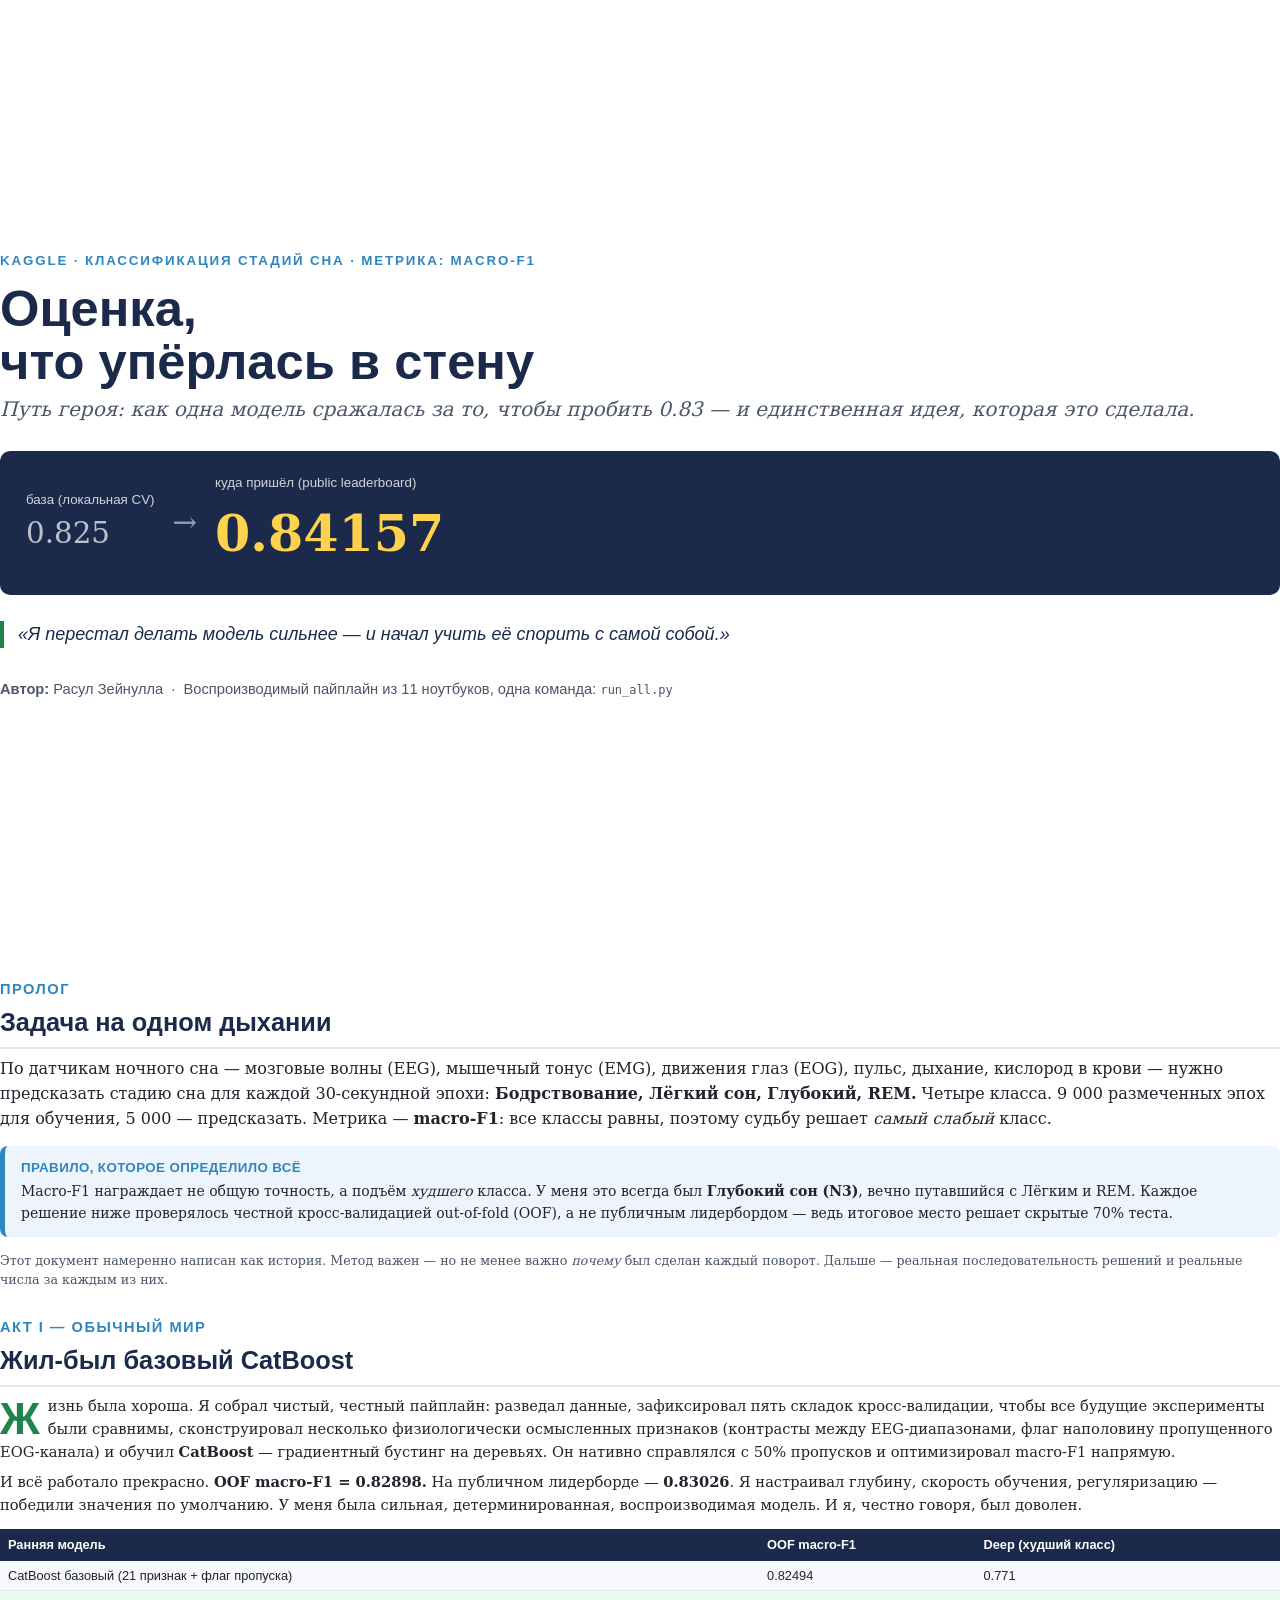
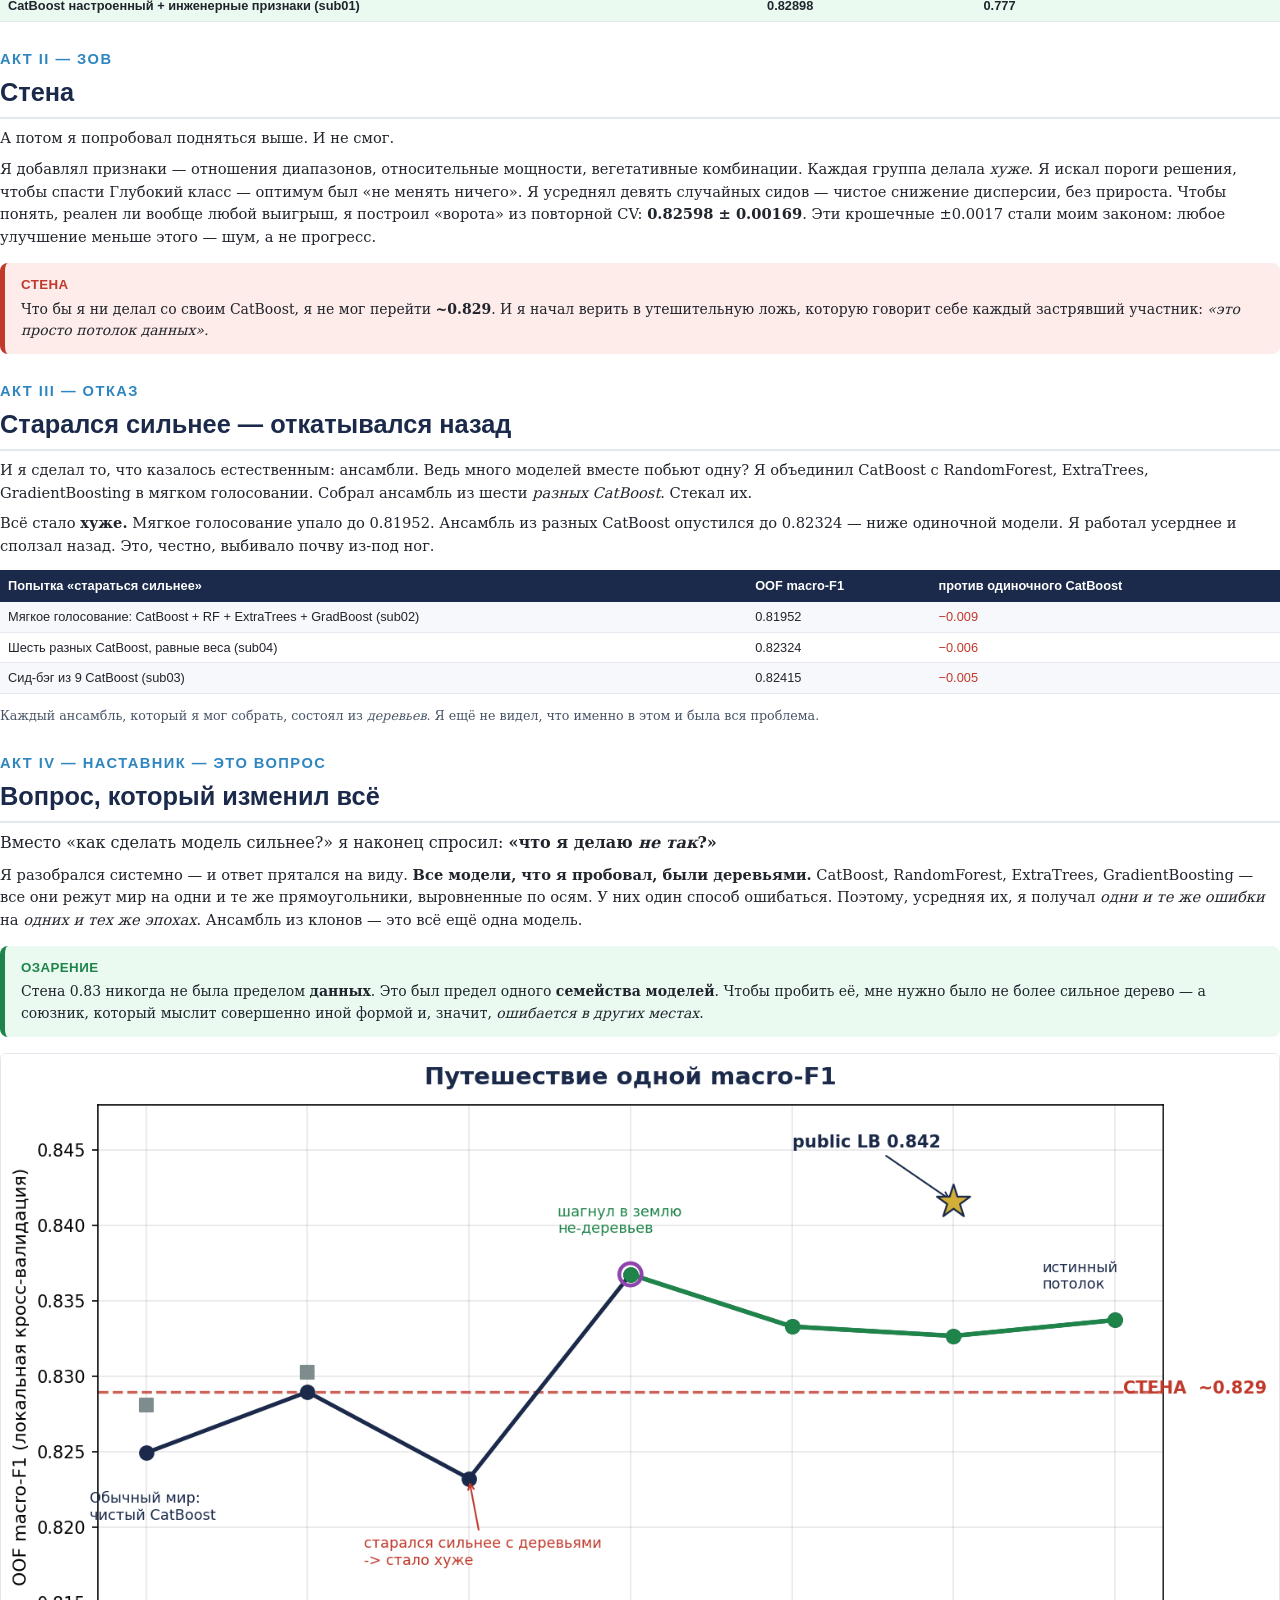
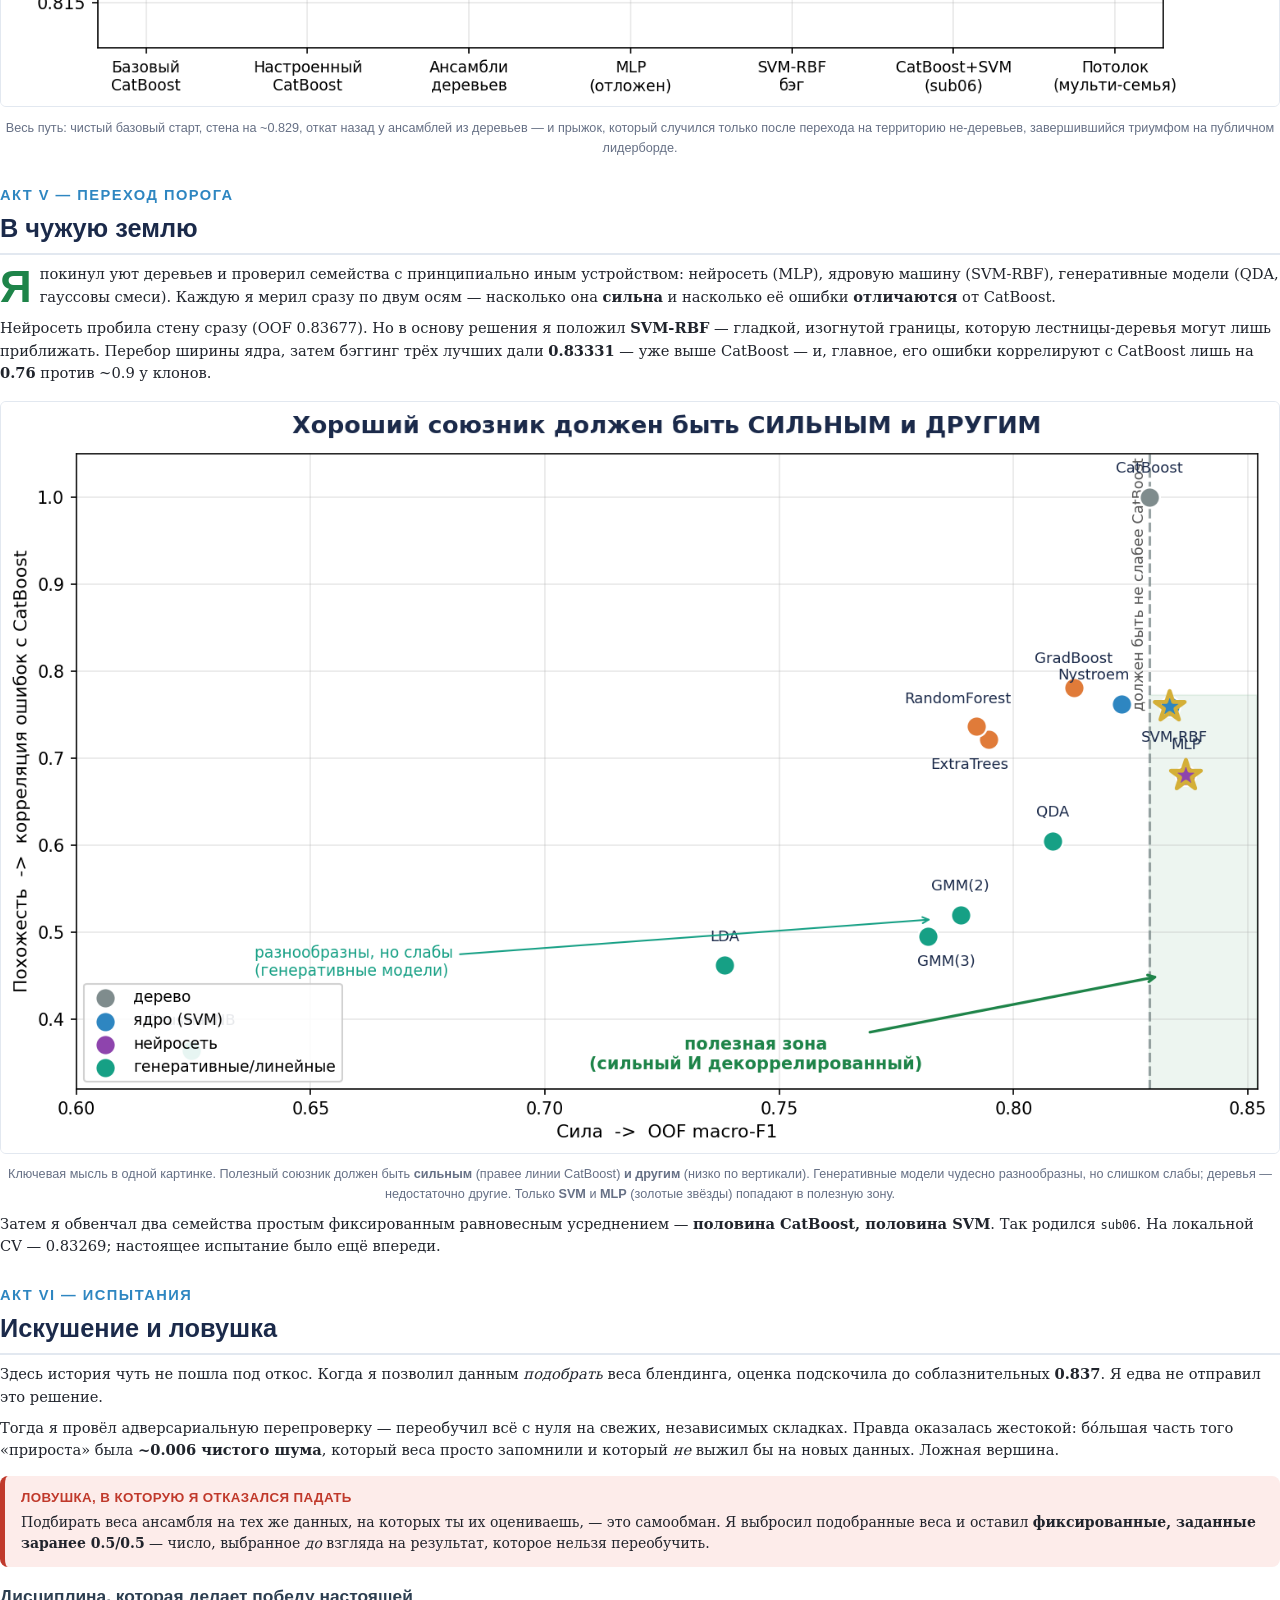
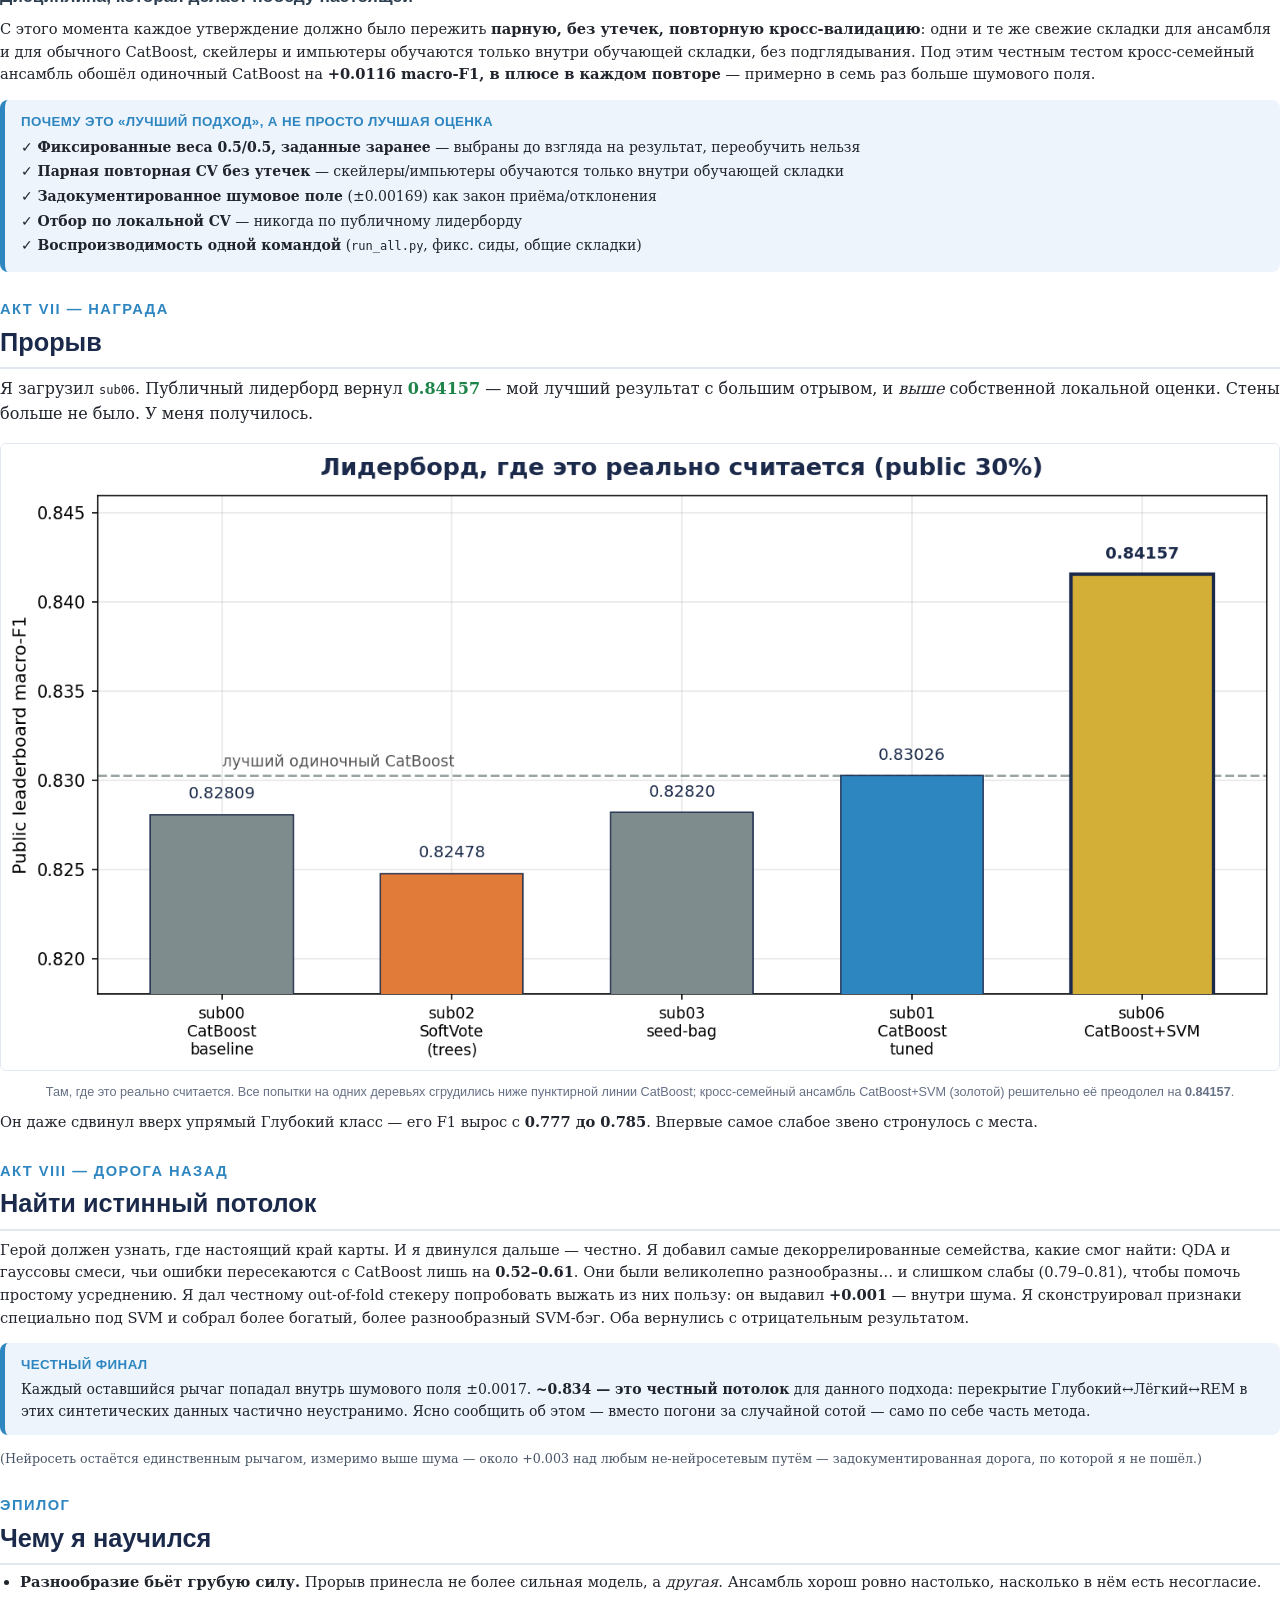
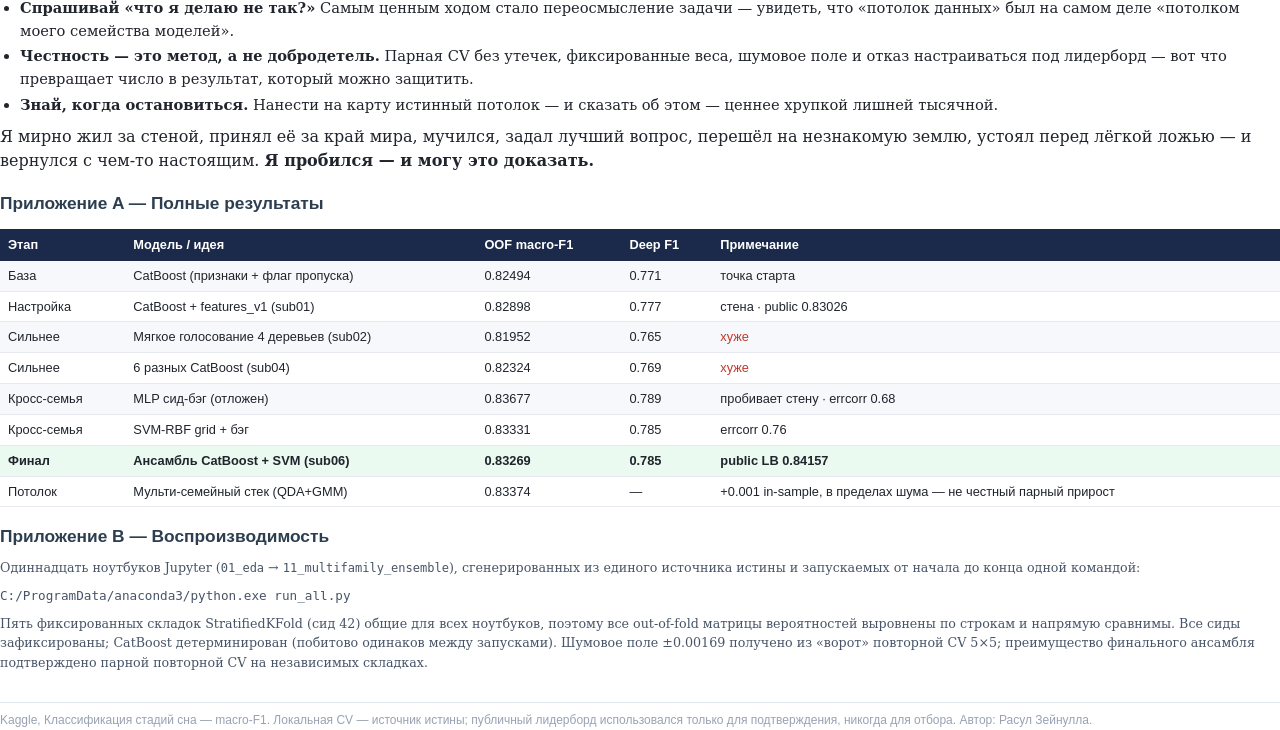
<file: Day9/report/report_ru.html>
<!doctype html>
<html lang="ru">
<head>
<meta charset="utf-8">
<title>Оценка, что упёрлась в стену</title>
<style>
  @page { size: A4; margin: 18mm 16mm 16mm 16mm; }
  * { box-sizing: border-box; }
  html { -webkit-print-color-adjust: exact; print-color-adjust: exact; }
  body {
    font-family: Georgia, "DejaVu Serif", serif;
    color: #20242c; font-size: 11pt; line-height: 1.55; margin: 0;
  }
  h1, h2, h3, .kicker, .stat, .cover-title, .tag, th, .callout-h {
    font-family: "Segoe UI", "Helvetica Neue", Arial, "DejaVu Sans", sans-serif;
  }
  .ink { color: #1b2a4a; }
  .accent { color: #1e8449; }
  .warn { color: #c0392b; }

  .cover { height: 252mm; display: flex; flex-direction: column; justify-content: center; }
  .kicker { letter-spacing: .14em; text-transform: uppercase; font-size: 10pt; color: #2e86c1; font-weight: 600; }
  .cover-title { font-size: 38pt; font-weight: 800; color: #1b2a4a; line-height: 1.05; margin: 10px 0 6px; }
  .cover-sub { font-size: 15pt; color: #4a5568; margin-bottom: 26px; font-style: italic; }
  .statband { background: #1b2a4a; color: #fff; border-radius: 10px; padding: 22px 26px; display: flex; align-items: center; gap: 18px; }
  .statband .from { font-size: 22pt; opacity: .7; }
  .statband .arrow { font-size: 22pt; opacity: .55; }
  .statband .to { font-size: 38pt; font-weight: 800; color: #ffd24d; }
  .statband .lbl { font-size: 10pt; opacity: .8; display:block; font-family:"Segoe UI",sans-serif; }
  .tag { margin-top: 26px; font-size: 13.5pt; color: #1b2a4a; border-left: 4px solid #1e8449; padding-left: 14px; font-style: italic; }
  .byline { margin-top: 30px; font-size: 11pt; color: #4a5568; font-family:"Segoe UI",sans-serif; }

  .page-break { page-break-before: always; }
  h2 { font-size: 19pt; color: #1b2a4a; margin: 26px 0 4px; border-bottom: 2px solid #e2e8f0; padding-bottom: 5px; }
  h2 .act { color: #2e86c1; font-size: 11pt; letter-spacing:.10em; text-transform:uppercase; display:block; margin-bottom:2px;}
  h3 { font-size: 13pt; color: #2c3e50; margin: 16px 0 2px; }
  p { margin: 8px 0; }
  .lead { font-size: 12pt; }
  .dropcap::first-letter { font-size: 300%; font-weight: 700; color: #1e8449; float: left; line-height: .8; padding: 6px 8px 0 0; font-family:"Segoe UI",sans-serif; }

  .callout { border-radius: 8px; padding: 12px 16px; margin: 14px 0; font-size: 10.5pt; }
  .callout-h { font-weight: 700; font-size: 10pt; letter-spacing:.03em; text-transform: uppercase; margin-bottom: 3px; }
  .c-insight { background: #eafaf1; border-left: 5px solid #1e8449; }
  .c-insight .callout-h { color: #1e8449; }
  .c-trap { background: #fdecea; border-left: 5px solid #c0392b; }
  .c-trap .callout-h { color: #c0392b; }
  .c-honest { background: #eef4fb; border-left: 5px solid #2e86c1; }
  .c-honest .callout-h { color: #2e86c1; }

  figure { margin: 16px 0 6px; text-align: center; page-break-inside: avoid; }
  figure img { width: 100%; border: 1px solid #e2e8f0; border-radius: 6px; }
  figcaption { font-size: 9.5pt; color: #667085; margin-top: 5px; font-family:"Segoe UI",sans-serif; }

  table { width: 100%; border-collapse: collapse; margin: 12px 0; font-size: 9.6pt; font-family:"Segoe UI",sans-serif; page-break-inside: avoid; }
  th { background: #1b2a4a; color: #fff; text-align: left; padding: 6px 8px; font-weight: 600; }
  td { padding: 5px 8px; border-bottom: 1px solid #e6e9ef; }
  tr:nth-child(even) td { background: #f6f8fb; }
  .win td { background: #eafaf1 !important; font-weight: 700; }
  .muted { color: #98a2b3; }
  .mono { font-family: "DejaVu Sans Mono", Consolas, monospace; font-size: 9pt; }
  .small { font-size: 9.5pt; color: #475467; }
  ul { margin: 6px 0 6px 0; padding-left: 20px; }
  li { margin: 3px 0; }
  .foot { margin-top: 30px; border-top: 1px solid #e2e8f0; padding-top: 8px; font-size: 9pt; color: #98a2b3; font-family:"Segoe UI",sans-serif; }
</style>
</head>
<body>

<!-- ===================== ОБЛОЖКА ===================== -->
<section class="cover">
  <div class="kicker">Kaggle · Классификация стадий сна · метрика: macro-F1</div>
  <div class="cover-title">Оценка,<br>что упёрлась в стену</div>
  <div class="cover-sub">Путь героя: как одна модель сражалась за то, чтобы пробить 0.83 &mdash; и единственная идея, которая это сделала.</div>
  <div class="statband">
    <div><span class="lbl">база (локальная CV)</span><span class="from">0.825</span></div>
    <div class="arrow">&rarr;</div>
    <div><span class="lbl">куда пришёл (public leaderboard)</span><span class="to">0.84157</span></div>
  </div>
  <div class="tag">&laquo;Я перестал делать модель <em>сильнее</em> &mdash; и начал учить её <em>спорить с самой собой</em>.&raquo;</div>
  <div class="byline"><b>Автор:</b> Расул Зейнулла &nbsp;·&nbsp; Воспроизводимый пайплайн из 11 ноутбуков, одна команда: <span class="mono">run_all.py</span></div>
</section>

<!-- ===================== ПРОЛОГ ===================== -->
<section class="page-break">
  <h2><span class="act">Пролог</span>Задача на одном дыхании</h2>
  <p class="lead">По датчикам ночного сна &mdash; мозговые волны (EEG), мышечный тонус (EMG), движения глаз (EOG), пульс, дыхание, кислород в крови &mdash; нужно предсказать стадию сна для каждой 30-секундной эпохи: <b>Бодрствование, Лёгкий сон, Глубокий, REM.</b> Четыре класса. 9&nbsp;000 размеченных эпох для обучения, 5&nbsp;000 &mdash; предсказать. Метрика &mdash; <b>macro-F1</b>: все классы равны, поэтому судьбу решает <em>самый слабый</em> класс.</p>
  <div class="callout c-honest">
    <div class="callout-h">Правило, которое определило всё</div>
    Macro-F1 награждает не общую точность, а подъём <em>худшего</em> класса. У меня это всегда был <b>Глубокий сон (N3)</b>, вечно путавшийся с Лёгким и REM. Каждое решение ниже проверялось честной кросс-валидацией out-of-fold (OOF), а не публичным лидербордом &mdash; ведь итоговое место решает скрытые 70% теста.
  </div>
  <p class="small">Этот документ намеренно написан как история. Метод важен &mdash; но не менее важно <em>почему</em> был сделан каждый поворот. Дальше &mdash; реальная последовательность решений и реальные числа за каждым из них.</p>
</section>

<!-- ===================== АКТ I ===================== -->
<section class="page-break">
  <h2><span class="act">Акт I — Обычный мир</span>Жил-был базовый CatBoost</h2>
  <p class="dropcap">Жизнь была хороша. Я собрал чистый, честный пайплайн: разведал данные, зафиксировал пять складок кросс-валидации, чтобы все будущие эксперименты были сравнимы, сконструировал несколько физиологически осмысленных признаков (контрасты между EEG-диапазонами, флаг наполовину пропущенного EOG-канала) и обучил <b>CatBoost</b> &mdash; градиентный бустинг на деревьях. Он нативно справлялся с 50% пропусков и оптимизировал macro-F1 напрямую.</p>
  <p>И всё работало прекрасно. <b>OOF macro-F1 = 0.82898.</b> На публичном лидерборде &mdash; <b>0.83026</b>. Я настраивал глубину, скорость обучения, регуляризацию &mdash; победили значения по умолчанию. У меня была сильная, детерминированная, воспроизводимая модель. И я, честно говоря, был доволен.</p>
  <table>
    <tr><th>Ранняя модель</th><th>OOF macro-F1</th><th>Deep (худший класс)</th></tr>
    <tr><td>CatBoost базовый (21 признак + флаг пропуска)</td><td>0.82494</td><td>0.771</td></tr>
    <tr class="win"><td>CatBoost настроенный + инженерные признаки (sub01)</td><td>0.82898</td><td>0.777</td></tr>
  </table>
</section>

<!-- ===================== АКТ II ===================== -->
<section>
  <h2><span class="act">Акт II — Зов</span>Стена</h2>
  <p>А потом я попробовал подняться выше. И не смог.</p>
  <p>Я добавлял признаки &mdash; отношения диапазонов, относительные мощности, вегетативные комбинации. Каждая группа делала <em>хуже</em>. Я искал пороги решения, чтобы спасти Глубокий класс &mdash; оптимум был &laquo;не менять ничего&raquo;. Я усреднял девять случайных сидов &mdash; чистое снижение дисперсии, без прироста. Чтобы понять, реален ли вообще любой выигрыш, я построил &laquo;ворота&raquo; из повторной CV: <b>0.82598 &plusmn; 0.00169</b>. Эти крошечные &plusmn;0.0017 стали моим законом: любое улучшение меньше этого &mdash; шум, а не прогресс.</p>
  <div class="callout c-trap">
    <div class="callout-h">Стена</div>
    Что бы я ни делал со своим CatBoost, я не мог перейти <b>~0.829</b>. И я начал верить в утешительную ложь, которую говорит себе каждый застрявший участник: <em>&laquo;это просто потолок данных&raquo;.</em>
  </div>
</section>

<!-- ===================== АКТ III ===================== -->
<section>
  <h2><span class="act">Акт III — Отказ</span>Старался сильнее &mdash; откатывался назад</h2>
  <p>И я сделал то, что казалось естественным: ансамбли. Ведь много моделей вместе побьют одну? Я объединил CatBoost с RandomForest, ExtraTrees, GradientBoosting в мягком голосовании. Собрал ансамбль из шести <em>разных CatBoost</em>. Стекал их.</p>
  <p>Всё стало <b>хуже.</b> Мягкое голосование упало до 0.81952. Ансамбль из разных CatBoost опустился до 0.82324 &mdash; ниже одиночной модели. Я работал усерднее и сползал назад. Это, честно, выбивало почву из-под ног.</p>
  <table>
    <tr><th>Попытка &laquo;стараться сильнее&raquo;</th><th>OOF macro-F1</th><th>против одиночного CatBoost</th></tr>
    <tr><td>Мягкое голосование: CatBoost + RF + ExtraTrees + GradBoost (sub02)</td><td>0.81952</td><td class="warn">&minus;0.009</td></tr>
    <tr><td>Шесть разных CatBoost, равные веса (sub04)</td><td>0.82324</td><td class="warn">&minus;0.006</td></tr>
    <tr><td>Сид-бэг из 9 CatBoost (sub03)</td><td>0.82415</td><td class="warn">&minus;0.005</td></tr>
  </table>
  <p class="small">Каждый ансамбль, который я мог собрать, состоял из <em>деревьев</em>. Я ещё не видел, что именно в этом и была вся проблема.</p>
</section>

<!-- ===================== АКТ IV ===================== -->
<section class="page-break">
  <h2><span class="act">Акт IV — Наставник — это вопрос</span>Вопрос, который изменил всё</h2>
  <p class="lead">Вместо &laquo;как сделать модель сильнее?&raquo; я наконец спросил: <b>&laquo;что я делаю <em>не так</em>?&raquo;</b></p>
  <p>Я разобрался системно &mdash; и ответ прятался на виду. <b>Все модели, что я пробовал, были деревьями.</b> CatBoost, RandomForest, ExtraTrees, GradientBoosting &mdash; все они режут мир на одни и те же прямоугольники, выровненные по осям. У них один способ ошибаться. Поэтому, усредняя их, я получал <em>одни и те же ошибки</em> на <em>одних и тех же эпохах</em>. Ансамбль из клонов &mdash; это всё ещё одна модель.</p>
  <div class="callout c-insight">
    <div class="callout-h">Озарение</div>
    Стена 0.83 никогда не была пределом <b>данных</b>. Это был предел одного <b>семейства моделей</b>. Чтобы пробить её, мне нужно было не более сильное дерево &mdash; а союзник, который мыслит совершенно иной формой и, значит, <em>ошибается в других местах</em>.
  </div>
  <figure>
    <img src="fig1_ru.png" alt="Путешествие одной macro-F1">
    <figcaption>Весь путь: чистый базовый старт, стена на ~0.829, откат назад у ансамблей из деревьев &mdash; и прыжок, который случился только после перехода на территорию не-деревьев, завершившийся триумфом на публичном лидерборде.</figcaption>
  </figure>
</section>

<!-- ===================== АКТ V ===================== -->
<section class="page-break">
  <h2><span class="act">Акт V — Переход порога</span>В чужую землю</h2>
  <p class="dropcap">Я покинул уют деревьев и проверил семейства с принципиально иным устройством: нейросеть (MLP), ядровую машину (SVM-RBF), генеративные модели (QDA, гауссовы смеси). Каждую я мерил сразу по двум осям &mdash; насколько она <b>сильна</b> и насколько её ошибки <b>отличаются</b> от CatBoost.</p>
  <p>Нейросеть пробила стену сразу (OOF 0.83677). Но в основу решения я положил <b>SVM-RBF</b> &mdash; гладкой, изогнутой границы, которую лестницы-деревья могут лишь приближать. Перебор ширины ядра, затем бэггинг трёх лучших дали <b>0.83331</b> &mdash; уже выше CatBoost &mdash; и, главное, его ошибки коррелируют с CatBoost лишь на <b>0.76</b> против ~0.9 у клонов.</p>
  <figure>
    <img src="fig2_ru.png" alt="Сильный и другой: две оси, нужные союзнику">
    <figcaption>Ключевая мысль в одной картинке. Полезный союзник должен быть <b>сильным</b> (правее линии CatBoost) <b>и</b> <b>другим</b> (низко по вертикали). Генеративные модели чудесно разнообразны, но слишком слабы; деревья &mdash; недостаточно другие. Только <b>SVM</b> и <b>MLP</b> (золотые звёзды) попадают в полезную зону.</figcaption>
  </figure>
  <p>Затем я обвенчал два семейства простым фиксированным равновесным усреднением &mdash; <b>половина CatBoost, половина SVM</b>. Так родился <span class="mono">sub06</span>. На локальной CV &mdash; 0.83269; настоящее испытание было ещё впереди.</p>
</section>

<!-- ===================== АКТ VI ===================== -->
<section class="page-break">
  <h2><span class="act">Акт VI — Испытания</span>Искушение и ловушка</h2>
  <p>Здесь история чуть не пошла под откос. Когда я позволил данным <em>подобрать</em> веса блендинга, оценка подскочила до соблазнительных <b>0.837</b>. Я едва не отправил это решение.</p>
  <p>Тогда я провёл адверсариальную перепроверку &mdash; переобучил всё с нуля на свежих, независимых складках. Правда оказалась жестокой: бо&#769;льшая часть того &laquo;прироста&raquo; была <b>~0.006 чистого шума</b>, который веса просто запомнили и который <em>не</em> выжил бы на новых данных. Ложная вершина.</p>
  <div class="callout c-trap">
    <div class="callout-h">Ловушка, в которую я отказался падать</div>
    Подбирать веса ансамбля на тех же данных, на которых ты их оцениваешь, &mdash; это самообман. Я выбросил подобранные веса и оставил <b>фиксированные, заданные заранее 0.5/0.5</b> &mdash; число, выбранное <em>до</em> взгляда на результат, которое нельзя переобучить.
  </div>
  <h3>Дисциплина, которая делает победу настоящей</h3>
  <p>С этого момента каждое утверждение должно было пережить <b>парную, без утечек, повторную кросс-валидацию</b>: одни и те же свежие складки для ансамбля и для обычного CatBoost, скейлеры и импьютеры обучаются только внутри обучающей складки, без подглядывания. Под этим честным тестом кросс-семейный ансамбль обошёл одиночный CatBoost на <b>+0.0116 macro-F1, в плюсе в каждом повторе</b> &mdash; примерно в семь раз больше шумового поля.</p>
  <div class="callout c-honest">
    <div class="callout-h">Почему это &laquo;лучший подход&raquo;, а не просто лучшая оценка</div>
    <ul style="margin:4px 0 0; list-style:none; padding-left:0;">
      <li>&#10003; <b>Фиксированные веса 0.5/0.5, заданные заранее</b> &mdash; выбраны до взгляда на результат, переобучить нельзя</li>
      <li>&#10003; <b>Парная повторная CV без утечек</b> &mdash; скейлеры/импьютеры обучаются только внутри обучающей складки</li>
      <li>&#10003; <b>Задокументированное шумовое поле</b> (&plusmn;0.00169) как закон приёма/отклонения</li>
      <li>&#10003; <b>Отбор по локальной CV</b> &mdash; никогда по публичному лидерборду</li>
      <li>&#10003; <b>Воспроизводимость одной командой</b> (<span class="mono">run_all.py</span>, фикс. сиды, общие складки)</li>
    </ul>
  </div>
</section>

<!-- ===================== АКТ VII ===================== -->
<section class="page-break">
  <h2><span class="act">Акт VII — Награда</span>Прорыв</h2>
  <p class="lead">Я загрузил <span class="mono">sub06</span>. Публичный лидерборд вернул <b class="accent">0.84157</b> &mdash; мой лучший результат с большим отрывом, и <em>выше</em> собственной локальной оценки. Стены больше не было. У меня получилось.</p>
  <figure>
    <img src="fig3_ru.png" alt="Подъём по публичному лидерборду">
    <figcaption>Там, где это реально считается. Все попытки на одних деревьях сгрудились ниже пунктирной линии CatBoost; кросс-семейный ансамбль CatBoost+SVM (золотой) решительно её преодолел на <b>0.84157</b>.</figcaption>
  </figure>
  <p>Он даже сдвинул вверх упрямый Глубокий класс &mdash; его F1 вырос с <b>0.777 до 0.785</b>. Впервые самое слабое звено стронулось с места.</p>
</section>

<!-- ===================== АКТ VIII ===================== -->
<section class="page-break">
  <h2><span class="act">Акт VIII — Дорога назад</span>Найти истинный потолок</h2>
  <p>Герой должен узнать, где настоящий край карты. И я двинулся дальше &mdash; честно. Я добавил самые декоррелированные семейства, какие смог найти: QDA и гауссовы смеси, чьи ошибки пересекаются с CatBoost лишь на <b>0.52&ndash;0.61</b>. Они были великолепно разнообразны&hellip; и слишком слабы (0.79&ndash;0.81), чтобы помочь простому усреднению. Я дал честному out-of-fold стекеру попробовать выжать из них пользу: он выдавил <b>+0.001</b> &mdash; внутри шума. Я сконструировал признаки специально под SVM и собрал более богатый, более разнообразный SVM-бэг. Оба вернулись с отрицательным результатом.</p>
  <div class="callout c-honest">
    <div class="callout-h">Честный финал</div>
    Каждый оставшийся рычаг попадал внутрь шумового поля &plusmn;0.0017. <b>~0.834 &mdash; это честный потолок</b> для данного подхода: перекрытие Глубокий&harr;Лёгкий&harr;REM в этих синтетических данных частично неустранимо. Ясно сообщить об этом &mdash; вместо погони за случайной сотой &mdash; само по себе часть метода.
  </div>
  <p class="small">(Нейросеть остаётся единственным рычагом, измеримо выше шума &mdash; около +0.003 над любым не-нейросетевым путём &mdash; задокументированная дорога, по которой я не пошёл.)</p>
</section>

<!-- ===================== ЭПИЛОГ ===================== -->
<section class="page-break">
  <h2><span class="act">Эпилог</span>Чему я научился</h2>
  <ul>
    <li><b>Разнообразие бьёт грубую силу.</b> Прорыв принесла не более сильная модель, а <em>другая</em>. Ансамбль хорош ровно настолько, насколько в нём есть несогласие.</li>
    <li><b>Спрашивай &laquo;что я делаю не так?&raquo;</b> Самым ценным ходом стало переосмысление задачи &mdash; увидеть, что &laquo;потолок данных&raquo; был на самом деле &laquo;потолком моего семейства моделей&raquo;.</li>
    <li><b>Честность &mdash; это метод, а не добродетель.</b> Парная CV без утечек, фиксированные веса, шумовое поле и отказ настраиваться под лидерборд &mdash; вот что превращает число в результат, который можно защитить.</li>
    <li><b>Знай, когда остановиться.</b> Нанести на карту истинный потолок &mdash; и сказать об этом &mdash; ценнее хрупкой лишней тысячной.</li>
  </ul>
  <p class="lead">Я мирно жил за стеной, принял её за край мира, мучился, задал лучший вопрос, перешёл на незнакомую землю, устоял перед лёгкой ложью &mdash; и вернулся с чем-то настоящим. <b>Я пробился &mdash; и могу это доказать.</b></p>

  <h3>Приложение A &mdash; Полные результаты</h3>
  <table>
    <tr><th>Этап</th><th>Модель / идея</th><th>OOF macro-F1</th><th>Deep F1</th><th>Примечание</th></tr>
    <tr><td>База</td><td>CatBoost (признаки + флаг пропуска)</td><td>0.82494</td><td>0.771</td><td>точка старта</td></tr>
    <tr><td>Настройка</td><td>CatBoost + features_v1 (sub01)</td><td>0.82898</td><td>0.777</td><td>стена · public 0.83026</td></tr>
    <tr><td>Сильнее</td><td>Мягкое голосование 4 деревьев (sub02)</td><td>0.81952</td><td>0.765</td><td class="warn">хуже</td></tr>
    <tr><td>Сильнее</td><td>6 разных CatBoost (sub04)</td><td>0.82324</td><td>0.769</td><td class="warn">хуже</td></tr>
    <tr><td>Кросс-семья</td><td>MLP сид-бэг (отложен)</td><td>0.83677</td><td>0.789</td><td>пробивает стену · errcorr 0.68</td></tr>
    <tr><td>Кросс-семья</td><td>SVM-RBF grid + бэг</td><td>0.83331</td><td>0.785</td><td>errcorr 0.76</td></tr>
    <tr class="win"><td>Финал</td><td>Ансамбль CatBoost + SVM (sub06)</td><td>0.83269</td><td>0.785</td><td>public LB <b>0.84157</b></td></tr>
    <tr><td>Потолок</td><td>Мульти-семейный стек (QDA+GMM)</td><td>0.83374</td><td>&mdash;</td><td>+0.001 in-sample, в пределах шума &mdash; не честный парный прирост</td></tr>
  </table>

  <h3>Приложение B &mdash; Воспроизводимость</h3>
  <p class="small">Одиннадцать ноутбуков Jupyter (<span class="mono">01_eda</span> &rarr; <span class="mono">11_multifamily_ensemble</span>), сгенерированных из единого источника истины и запускаемых от начала до конца одной командой:</p>
  <p class="mono small">C:/ProgramData/anaconda3/python.exe run_all.py</p>
  <p class="small">Пять фиксированных складок StratifiedKFold (сид 42) общие для всех ноутбуков, поэтому все out-of-fold матрицы вероятностей выровнены по строкам и напрямую сравнимы. Все сиды зафиксированы; CatBoost детерминирован (побитово одинаков между запусками). Шумовое поле &plusmn;0.00169 получено из &laquo;ворот&raquo; повторной CV 5&times;5; преимущество финального ансамбля подтверждено парной повторной CV на независимых складках.</p>

  <div class="foot">Kaggle, Классификация стадий сна &mdash; macro-F1. Локальная CV &mdash; источник истины; публичный лидерборд использовался только для подтверждения, никогда для отбора. Автор: Расул Зейнулла.</div>
</section>

</body>
</html>
</file>
<file: Day1/styles.css>
:root {
  --font-display: "Silkscreen", "Press Start 2P", monospace;
  --font-ui: "Press Start 2P", monospace;
  --font-body: "VT323", monospace;
  --cave-sky: #2e4369;
  --cave-mid: #223456;
  --cave-deep: #14223b;
  --stone-dark: #30394f;
  --stone-mid: #566785;
  --stone-light: #8094b5;
  --dirt-dark: #3c2819;
  --dirt-mid: #6b4528;
  --dirt-light: #9c6b42;
  --moss-dark: #44613a;
  --moss-light: #82a75f;
  --wood-dark: #523015;
  --wood-mid: #89603a;
  --wood-light: #c79454;
  --text-soft: #f0e6c2;
  --text-bright: #fff8dd;
  --lava-core: #ffd461;
  --lava-hot: #ff9a3d;
  --lava-deep: #e24c25;
  --danger: #e26d56;
  --panel-shadow: rgba(0, 0, 0, 0.5);
}

* {
  box-sizing: border-box;
}

html,
body {
  margin: 0;
  min-height: 100%;
}

body {
  overflow-x: hidden;
  background:
    linear-gradient(180deg, #31496f 0%, #223455 22%, #15243d 46%, #0b1323 100%);
  color: var(--text-soft);
  font-family: var(--font-body);
  letter-spacing: 0.03em;
}

[hidden] {
  display: none !important;
}

button,
input,
textarea,
select {
  font: inherit;
}

.scene-shell {
  position: relative;
  min-height: 100vh;
  isolation: isolate;
}

.backdrop {
  position: absolute;
  inset: 0;
  overflow: hidden;
  background:
    radial-gradient(circle at 50% 18%, rgba(145, 213, 255, 0.16), transparent 18%),
    radial-gradient(circle at 14% 26%, rgba(255, 179, 79, 0.22), transparent 20%),
    radial-gradient(circle at 86% 28%, rgba(255, 156, 83, 0.18), transparent 22%),
    linear-gradient(180deg, var(--cave-sky) 0%, var(--cave-mid) 28%, var(--cave-deep) 58%, #0a1020 100%);
}

.backdrop::before {
  content: "";
  position: absolute;
  inset: 0;
  background:
    repeating-linear-gradient(
      90deg,
      rgba(255, 255, 255, 0.02) 0 8px,
      rgba(0, 0, 0, 0.04) 8px 16px
    ),
    repeating-linear-gradient(
      180deg,
      rgba(255, 255, 255, 0.015) 0 8px,
      rgba(0, 0, 0, 0.04) 8px 16px
    ),
    linear-gradient(180deg, transparent 0 58%, rgba(15, 9, 4, 0.22) 58% 100%);
  opacity: 0.72;
}

.backdrop::after {
  content: "";
  position: absolute;
  inset: 0;
  background: radial-gradient(circle at center, transparent 30%, rgba(5, 8, 16, 0.72) 100%);
}

.pixel-grid {
  position: absolute;
  inset: 0;
  background:
    repeating-linear-gradient(90deg, rgba(0, 0, 0, 0.12) 0 1px, transparent 1px 8px),
    repeating-linear-gradient(180deg, rgba(0, 0, 0, 0.12) 0 1px, transparent 1px 8px);
  opacity: 0.18;
  mix-blend-mode: multiply;
}

.glow-orb {
  position: absolute;
  width: 20rem;
  height: 20rem;
  background: radial-gradient(circle, rgba(255, 209, 120, 0.34), rgba(255, 130, 58, 0.06) 68%, transparent 72%);
  filter: blur(12px);
  opacity: 0.84;
}

.glow-left {
  top: 12%;
  left: 2%;
}

.glow-right {
  top: 13%;
  right: 2%;
}

.stalactites {
  position: absolute;
  top: 0;
  height: 14rem;
  background:
    repeating-linear-gradient(
      90deg,
      #62769a 0 16px,
      #4d607f 16px 32px,
      #384760 32px 48px
    ),
    linear-gradient(180deg, #7d93b4 0 16%, #556882 16% 52%, #263249 52% 100%);
  box-shadow: 0 6px 0 rgba(8, 11, 19, 0.3);
}

.stalactites-left {
  left: 0;
  width: 28%;
  clip-path: polygon(0 0, 100% 0, 100% 38%, 92% 38%, 92% 70%, 82% 70%, 82% 100%, 72% 100%, 72% 62%, 62% 62%, 62% 92%, 52% 92%, 52% 54%, 42% 54%, 42% 82%, 30% 82%, 30% 46%, 18% 46%, 18% 70%, 8% 70%, 8% 40%, 0 40%);
}

.stalactites-center {
  left: 50%;
  width: 30%;
  transform: translateX(-50%);
  clip-path: polygon(0 0, 100% 0, 100% 32%, 92% 32%, 92% 60%, 82% 60%, 82% 90%, 70% 90%, 70% 44%, 58% 44%, 58% 100%, 46% 100%, 46% 54%, 34% 54%, 34% 82%, 24% 82%, 24% 44%, 12% 44%, 12% 68%, 0 68%);
}

.stalactites-right {
  right: 0;
  width: 26%;
  clip-path: polygon(0 0, 100% 0, 100% 38%, 90% 38%, 90% 72%, 80% 72%, 80% 46%, 70% 46%, 70% 94%, 58% 94%, 58% 58%, 46% 58%, 46% 100%, 34% 100%, 34% 54%, 22% 54%, 22% 84%, 12% 84%, 12% 42%, 0 42%);
}

.crystal {
  position: absolute;
  width: 5.4rem;
  height: 8.4rem;
  background:
    linear-gradient(180deg, #d5fff9 0 16%, #7bf4ff 16% 44%, #43d2ff 44% 72%, #1b78bc 72% 100%);
  clip-path: polygon(50% 0, 68% 14%, 68% 28%, 88% 44%, 88% 62%, 68% 82%, 68% 100%, 32% 100%, 32% 82%, 12% 62%, 12% 44%, 32% 28%, 32% 14%);
  box-shadow:
    0 0 0 4px rgba(18, 28, 40, 0.46),
    0 0 18px rgba(120, 240, 255, 0.28);
  opacity: 0.82;
}

.crystal::after {
  content: "";
  position: absolute;
  inset: 14% 26% 26% 26%;
  background: linear-gradient(180deg, rgba(255, 255, 255, 0.9), rgba(255, 255, 255, 0));
}

.crystal-left {
  left: 8%;
  bottom: 12rem;
}

.crystal-right {
  right: 8%;
  bottom: 11.4rem;
  transform: scale(0.94);
}

.vault {
  position: absolute;
  bottom: 8rem;
  width: 17rem;
  height: 25rem;
  background:
    radial-gradient(circle at 20% 18%, rgba(141, 229, 109, 0.18) 0 0.4rem, transparent 0.45rem),
    radial-gradient(circle at 74% 22%, rgba(120, 240, 255, 0.18) 0 0.45rem, transparent 0.5rem),
    radial-gradient(circle at 44% 40%, rgba(244, 207, 107, 0.15) 0 0.35rem, transparent 0.42rem),
    repeating-linear-gradient(
      90deg,
      #5d4a36 0 14px,
      #6f5942 14px 28px,
      #4f3f2e 28px 42px
    ),
    repeating-linear-gradient(
      180deg,
      rgba(255, 255, 255, 0.04) 0 14px,
      rgba(0, 0, 0, 0.06) 14px 28px
    ),
    linear-gradient(180deg, #7b6853 0 18%, #5d4a37 18% 48%, #3a2d23 48% 100%);
  clip-path: polygon(12% 0, 88% 0, 100% 12%, 100% 100%, 0 100%, 0 12%);
  box-shadow:
    0 0 0 4px #1f1710,
    0 0 0 8px rgba(112, 89, 61, 0.72),
    inset 0 -10px 0 rgba(0, 0, 0, 0.18);
  opacity: 0.92;
}

.vault-left {
  left: 10%;
}

.vault-center {
  left: 50%;
  transform: translateX(-50%) scale(1.06);
}

.vault-right {
  right: 10%;
}

.stone-pillar {
  position: absolute;
  bottom: 7rem;
  width: 7rem;
  height: 24rem;
  background:
    linear-gradient(180deg, rgba(130, 188, 92, 0.9) 0 0.6rem, transparent 0.6rem),
    repeating-linear-gradient(
      90deg,
      #74563a 0 14px,
      #8a6745 14px 28px,
      #5a422c 28px 42px
    ),
    repeating-linear-gradient(
      180deg,
      rgba(255, 255, 255, 0.04) 0 12px,
      rgba(0, 0, 0, 0.08) 12px 24px
    );
  clip-path: polygon(14% 0, 86% 0, 100% 10%, 100% 100%, 0 100%, 0 10%);
  box-shadow:
    0 0 0 4px rgba(20, 14, 8, 0.6),
    inset 0 0 0 2px rgba(255, 236, 180, 0.05);
}

.stone-pillar-left {
  left: 4%;
}

.stone-pillar-right {
  right: 4%;
}

.rock-cluster {
  position: absolute;
  bottom: 6.7rem;
  width: 14rem;
  height: 7rem;
  background:
    repeating-linear-gradient(
      90deg,
      #667998 0 14px,
      #4e5e79 14px 28px,
      #344058 28px 42px
    ),
    repeating-linear-gradient(
      180deg,
      rgba(255, 255, 255, 0.05) 0 12px,
      rgba(0, 0, 0, 0.08) 12px 24px
    );
  box-shadow:
    0 0 0 4px rgba(16, 21, 31, 0.6),
    0 10px 0 rgba(7, 10, 16, 0.26);
  opacity: 0.88;
}

.rock-cluster-left {
  left: 1.4rem;
  clip-path: polygon(0 100%, 0 60%, 12% 60%, 12% 34%, 24% 34%, 24% 20%, 40% 20%, 40% 40%, 58% 40%, 58% 12%, 76% 12%, 76% 36%, 92% 36%, 92% 58%, 100% 58%, 100% 100%);
}

.rock-cluster-right {
  right: 1.4rem;
  clip-path: polygon(0 100%, 0 56%, 10% 56%, 10% 26%, 26% 26%, 26% 44%, 42% 44%, 42% 16%, 58% 16%, 58% 34%, 74% 34%, 74% 14%, 90% 14%, 90% 48%, 100% 48%, 100% 100%);
}

.cave-ridge {
  position: absolute;
  left: -4%;
  width: 108%;
  background:
    repeating-linear-gradient(
      90deg,
      #74563a 0 16px,
      #906c48 16px 32px,
      #5d452f 32px 48px
    ),
    repeating-linear-gradient(
      180deg,
      rgba(255, 255, 255, 0.04) 0 12px,
      rgba(0, 0, 0, 0.1) 12px 24px
    );
}

.cave-ridge-top {
  top: -5rem;
  height: 14rem;
  clip-path: polygon(0 0, 100% 0, 100% 48%, 92% 48%, 92% 60%, 84% 60%, 84% 72%, 72% 72%, 72% 58%, 60% 58%, 60% 82%, 46% 82%, 46% 60%, 34% 60%, 34% 74%, 20% 74%, 20% 52%, 0 52%);
  box-shadow: inset 0 -10px 0 rgba(0, 0, 0, 0.16);
}

.cave-ridge-bottom {
  bottom: -1rem;
  height: 11rem;
  clip-path: polygon(0 40%, 10% 40%, 10% 28%, 24% 28%, 24% 48%, 38% 48%, 38% 22%, 52% 22%, 52% 44%, 66% 44%, 66% 18%, 80% 18%, 80% 40%, 100% 40%, 100% 100%, 0 100%);
  box-shadow: inset 0 10px 0 rgba(255, 178, 86, 0.06);
}

.lava-river {
  position: absolute;
  left: -6%;
  bottom: 0;
  width: 112%;
  height: 9rem;
  background:
    repeating-linear-gradient(
      90deg,
      #ffe17e 0 12px,
      #ffb64c 12px 24px,
      #ff7b31 24px 36px,
      #db4322 36px 48px
    ),
    linear-gradient(180deg, rgba(255, 212, 97, 0.98), rgba(255, 115, 44, 0.96) 54%, rgba(200, 44, 20, 0.98));
  clip-path: polygon(0 26%, 10% 26%, 10% 14%, 22% 14%, 22% 24%, 36% 24%, 36% 8%, 52% 8%, 52% 20%, 68% 20%, 68% 6%, 82% 6%, 82% 20%, 100% 20%, 100% 100%, 0 100%);
  box-shadow:
    0 -14px 30px rgba(255, 101, 38, 0.34),
    0 -4px 12px rgba(255, 216, 101, 0.28);
}

.lava-river::before {
  content: "";
  position: absolute;
  inset: 0;
  background: repeating-linear-gradient(180deg, rgba(255, 255, 255, 0.14) 0 6px, transparent 6px 14px);
  opacity: 0.48;
}

.lava-falls {
  position: absolute;
  bottom: 7rem;
  width: 3.2rem;
  height: 11rem;
  background:
    repeating-linear-gradient(
      180deg,
      #ffe17e 0 8px,
      #ffb64c 8px 16px,
      #ff7b31 16px 28px,
      #cb361c 28px 40px
    );
  clip-path: polygon(10% 0, 90% 0, 90% 100%, 10% 100%);
  box-shadow: 0 0 18px rgba(255, 121, 55, 0.34);
  opacity: 0.82;
}

.lava-falls-left {
  left: 18%;
}

.lava-falls-right {
  right: 18%;
}

.lava-sparks {
  position: absolute;
  left: 0;
  right: 0;
  bottom: 7rem;
  height: 10rem;
  background:
    radial-gradient(circle at 12% 84%, rgba(255, 222, 118, 0.96) 0 0.16rem, transparent 0.18rem),
    radial-gradient(circle at 28% 68%, rgba(255, 182, 86, 0.9) 0 0.16rem, transparent 0.18rem),
    radial-gradient(circle at 44% 76%, rgba(255, 227, 133, 0.94) 0 0.18rem, transparent 0.2rem),
    radial-gradient(circle at 58% 58%, rgba(255, 169, 82, 0.92) 0 0.16rem, transparent 0.18rem),
    radial-gradient(circle at 74% 80%, rgba(255, 229, 130, 0.94) 0 0.18rem, transparent 0.2rem),
    radial-gradient(circle at 88% 62%, rgba(255, 170, 81, 0.88) 0 0.16rem, transparent 0.18rem);
  opacity: 0.75;
  animation: sparkLift 4.2s steps(4) infinite alternate;
}

.lava-reflection {
  position: absolute;
  left: 12%;
  right: 12%;
  bottom: 7.2rem;
  height: 12rem;
  background: radial-gradient(circle at center, rgba(255, 127, 51, 0.22), transparent 72%);
  filter: blur(20px);
}

.fog {
  position: absolute;
  width: 40rem;
  height: 16rem;
  background: radial-gradient(circle, rgba(105, 136, 178, 0.18), transparent 72%);
  filter: blur(24px);
  opacity: 0.34;
  animation: fogFloat 18s linear infinite alternate;
}

.fog-one {
  top: 14%;
  left: -8rem;
}

.fog-two {
  right: -12rem;
  bottom: 20%;
  animation-duration: 24s;
}

.dust-field {
  position: absolute;
  inset: 0;
}

.dust-particle {
  position: absolute;
  width: var(--size);
  height: var(--size);
  background: rgba(255, 241, 190, 0.44);
  box-shadow: 0 0 8px rgba(255, 205, 123, 0.22);
  opacity: 0;
  animation: dustRise var(--duration) linear infinite;
  animation-delay: var(--delay);
}

.menu-stage,
.game-stage {
  position: relative;
  z-index: 1;
  display: flex;
  justify-content: center;
  align-items: center;
  min-height: 100vh;
  max-width: 1320px;
  margin: 0 auto;
}

.menu-stage {
  padding: 3rem 1.5rem 4rem;
}

.game-stage {
  padding: 2.5rem 1.5rem 4rem;
}

.menu-panel,
.hud-bar,
.chamber-panel,
.level-panel,
.outcome-card {
  position: relative;
  border: 4px solid #2b180a;
  background:
    linear-gradient(180deg, rgba(255, 255, 255, 0.06) 0 0.4rem, transparent 0.4rem),
    repeating-linear-gradient(
      90deg,
      rgba(255, 255, 255, 0.03) 0 8px,
      rgba(0, 0, 0, 0.04) 8px 16px
    ),
    linear-gradient(180deg, #7e633d 0 0.8rem, #4d3722 0.8rem 100%);
  box-shadow:
    0 0 0 4px #5e4625,
    0 0 0 8px rgba(28, 17, 9, 0.95),
    0 18px 30px var(--panel-shadow);
}

.menu-panel::before,
.hud-bar::before,
.chamber-panel::before,
.level-panel::before,
.outcome-card::before {
  content: "";
  position: absolute;
  inset: 0.7rem;
  border: 2px solid rgba(255, 239, 192, 0.08);
  pointer-events: none;
}

.menu-panel {
  width: min(100%, 54rem);
  padding: 2.2rem 2rem 1.8rem;
  text-align: center;
  background:
    linear-gradient(180deg, rgba(130, 188, 92, 0.28) 0 0.5rem, transparent 0.5rem),
    linear-gradient(180deg, rgba(255, 250, 219, 0.08) 0 0.95rem, transparent 0.95rem),
    repeating-linear-gradient(
      90deg,
      rgba(255, 255, 255, 0.04) 0 10px,
      rgba(0, 0, 0, 0.05) 10px 20px
    ),
    linear-gradient(180deg, #6f5230 0%, #4a331e 52%, #2e222f 100%);
}

.game-shell {
  width: min(100%, 70rem);
  display: grid;
  gap: 1.15rem;
}

.eyebrow,
.title-small,
.instruction-label,
.hud-label,
.wall-label,
.level-label,
.hud-side-text,
.outcome-label {
  margin: 0;
  color: #ffeab0;
  font-family: var(--font-ui);
  font-size: 0.6rem;
  letter-spacing: 0.1em;
  text-transform: uppercase;
  line-height: 1.8;
}

.title-plaque {
  margin-top: 1rem;
  padding: 1.25rem 1.1rem 1rem;
  border: 4px solid #2a1d10;
  background:
    linear-gradient(180deg, rgba(130, 188, 92, 0.38) 0 0.45rem, transparent 0.45rem),
    linear-gradient(180deg, rgba(255, 255, 255, 0.08) 0 0.9rem, transparent 0.9rem),
    repeating-linear-gradient(
      90deg,
      #6d7f56 0 12px,
      #5f724a 12px 24px,
      #7f613c 24px 36px,
      #5f452d 36px 48px
    ),
    linear-gradient(180deg, #75895d 0 16%, #57432d 16% 100%);
  box-shadow:
    0 0 0 4px #886438,
    0 0 0 8px #1f140b,
    0 12px 0 rgba(19, 10, 5, 0.44);
}

.title-small {
  display: inline-block;
  margin-bottom: 0.7rem;
}

.title-plaque h1 {
  margin: 0;
  color: var(--text-bright);
  font-family: var(--font-display);
  font-size: clamp(2.6rem, 7vw, 4.6rem);
  line-height: 1;
  text-shadow:
    4px 0 0 #70512b,
    0 4px 0 #70512b,
    4px 4px 0 #70512b,
    8px 8px 0 rgba(0, 0, 0, 0.25);
}

.tagline,
.instruction-note,
.instruction-list,
.status-bar p,
.level-message,
.outcome-message {
  font-size: clamp(1.4rem, 2.4vw, 1.8rem);
  line-height: 1.2;
}

.tagline {
  margin: 1.25rem auto 0;
  max-width: 40rem;
  color: #f8ecc8;
  text-wrap: balance;
}

.menu-actions {
  max-width: 34rem;
  margin: 1.9rem auto 0;
}

.menu-button,
.hud-button {
  position: relative;
  border: 4px solid #241406;
  color: var(--text-bright);
  cursor: pointer;
  font-family: var(--font-display);
  text-transform: uppercase;
  transition:
    transform 120ms steps(2),
    filter 120ms steps(2),
    box-shadow 120ms steps(2);
  outline: none;
}

.menu-button::before,
.hud-button::before {
  content: "";
  position: absolute;
  inset: 0.22rem;
  border: 2px solid rgba(255, 250, 221, 0.1);
  pointer-events: none;
}

.menu-button:hover,
.menu-button:focus-visible,
.hud-button:hover,
.hud-button:focus-visible {
  transform: translateY(-4px);
  filter: brightness(1.08);
}

.menu-button:active,
.hud-button:active {
  transform: translateY(2px);
}

.menu-button {
  width: 100%;
  padding: 1rem 1rem 0.82rem;
  background:
    linear-gradient(180deg, rgba(255, 255, 255, 0.12) 0 0.5rem, transparent 0.5rem),
    repeating-linear-gradient(
      90deg,
      rgba(255, 255, 255, 0.04) 0 10px,
      rgba(0, 0, 0, 0.05) 10px 20px
    ),
    linear-gradient(180deg, #6a7f59 0%, #42513a 44%, #293322 100%);
  box-shadow:
    0 0 0 4px #54703c,
    0 8px 0 #1a2416,
    0 14px 20px rgba(0, 0, 0, 0.24);
  font-size: 0.76rem;
  line-height: 1.45;
}

.menu-button-play {
  padding-top: 1.2rem;
  padding-bottom: 1rem;
  background:
    linear-gradient(180deg, rgba(255, 255, 255, 0.16) 0 0.6rem, transparent 0.6rem),
    repeating-linear-gradient(
      90deg,
      rgba(255, 255, 255, 0.05) 0 10px,
      rgba(0, 0, 0, 0.05) 10px 20px
    ),
    linear-gradient(180deg, #c49449 0%, #94622c 46%, #603b18 100%);
  box-shadow:
    0 0 0 4px #8e713a,
    0 8px 0 #2d1808,
    0 0 24px rgba(255, 186, 92, 0.18),
    0 16px 22px rgba(0, 0, 0, 0.22);
}

.menu-utility-row {
  display: grid;
  grid-template-columns: repeat(2, minmax(0, 1fr));
  gap: 1rem;
  margin-top: 1rem;
}

.menu-button-secondary[aria-pressed="false"] {
  color: #d8d6c7;
  background:
    linear-gradient(180deg, rgba(255, 255, 255, 0.08) 0 0.5rem, transparent 0.5rem),
    repeating-linear-gradient(
      90deg,
      rgba(255, 255, 255, 0.03) 0 10px,
      rgba(0, 0, 0, 0.04) 10px 20px
    ),
    linear-gradient(180deg, #62676e 0%, #434b55 44%, #2a3038 100%);
  box-shadow:
    0 0 0 4px #4f5964,
    0 8px 0 #1a1e24,
    0 14px 20px rgba(0, 0, 0, 0.22);
}

.instruction-panel {
  margin: 1.8rem auto 0;
  max-width: 43rem;
  padding: 1.15rem 1.15rem 1.05rem;
  border: 4px solid #1e2a11;
  background:
    linear-gradient(180deg, rgba(130, 188, 92, 0.26) 0 0.4rem, transparent 0.4rem),
    linear-gradient(180deg, rgba(255, 255, 255, 0.06) 0 0.85rem, transparent 0.85rem),
    repeating-linear-gradient(
      90deg,
      rgba(255, 255, 255, 0.03) 0 8px,
      rgba(0, 0, 0, 0.04) 8px 16px
    ),
    linear-gradient(180deg, #57664d 0%, #38443a 30%, #2a2d34 100%);
  box-shadow:
    0 0 0 4px #5b704a,
    0 0 0 8px rgba(16, 12, 8, 0.9);
}

.instruction-panel h2 {
  margin: 0.45rem 0 0.75rem;
  color: var(--text-bright);
  font-family: var(--font-display);
  font-size: clamp(1.35rem, 4vw, 2.15rem);
  line-height: 1.2;
  text-shadow: 3px 3px 0 rgba(41, 28, 12, 0.36);
}

.instruction-list {
  margin: 0;
  padding-left: 0;
  list-style-position: inside;
  color: #f7eac0;
  text-align: center;
}

.instruction-note {
  margin: 0.95rem 0 0;
  color: #dfe9bd;
}

.status-bar {
  display: flex;
  align-items: center;
  justify-content: center;
  gap: 0.75rem;
  margin: 1.6rem auto 0;
  max-width: 43rem;
  padding: 0.9rem 1rem;
  border: 4px solid #172512;
  background:
    linear-gradient(180deg, rgba(135, 242, 255, 0.14) 0 0.35rem, transparent 0.35rem),
    linear-gradient(180deg, #334539 0%, #222f27 100%);
  box-shadow:
    0 0 0 4px #415b44,
    0 0 0 8px rgba(15, 10, 7, 0.9);
}

.status-bar p {
  margin: 0;
  max-width: 34rem;
}

.status-rune {
  width: 1rem;
  height: 1rem;
  background:
    linear-gradient(180deg, #d7ffff 0 50%, #47acc8 50% 100%);
  box-shadow:
    0 0 0 2px #153042,
    0 0 10px rgba(123, 235, 255, 0.34);
  transform: rotate(45deg);
  flex: 0 0 auto;
}

.outcome-overlay {
  position: fixed;
  inset: 0;
  z-index: 6;
  display: flex;
  align-items: center;
  justify-content: center;
  padding: 1.5rem;
  background:
    radial-gradient(circle at center, rgba(123, 235, 255, 0.06), rgba(5, 8, 16, 0.88) 72%),
    rgba(5, 8, 16, 0.82);
  backdrop-filter: blur(3px);
}

.outcome-card {
  width: min(100%, 34rem);
  padding: 1.8rem 1.4rem 1.5rem;
  text-align: center;
  background:
    linear-gradient(180deg, rgba(130, 188, 92, 0.28) 0 0.4rem, transparent 0.4rem),
    linear-gradient(180deg, rgba(255, 255, 255, 0.07) 0 0.9rem, transparent 0.9rem),
    repeating-linear-gradient(
      90deg,
      rgba(255, 255, 255, 0.03) 0 8px,
      rgba(0, 0, 0, 0.05) 8px 16px
    ),
    linear-gradient(180deg, #695133 0%, #43311f 52%, #2a2230 100%);
}

.outcome-title {
  margin: 0.7rem 0 0;
  color: var(--text-bright);
  font-family: var(--font-display);
  font-size: clamp(1.7rem, 4vw, 2.3rem);
  line-height: 1.1;
  text-shadow: 3px 3px 0 rgba(48, 29, 11, 0.36);
}

.outcome-message {
  margin: 1rem auto 0;
  max-width: 26rem;
  color: #f8eec8;
}

.outcome-actions {
  display: flex;
  justify-content: center;
  gap: 1rem;
  flex-wrap: wrap;
  margin-top: 1.35rem;
}

.outcome-button-primary {
  background:
    linear-gradient(180deg, rgba(255, 255, 255, 0.14) 0 0.45rem, transparent 0.45rem),
    repeating-linear-gradient(
      90deg,
      rgba(255, 255, 255, 0.05) 0 8px,
      rgba(0, 0, 0, 0.04) 8px 16px
    ),
    linear-gradient(180deg, #c49449 0%, #94622c 46%, #603b18 100%);
}

.outcome-card.is-defeat {
  box-shadow:
    0 0 0 4px #7a4933,
    0 0 0 8px #231109,
    0 18px 30px rgba(0, 0, 0, 0.44),
    0 0 26px rgba(226, 109, 86, 0.12);
}

.outcome-card.is-victory {
  box-shadow:
    0 0 0 4px #6f7f45,
    0 0 0 8px #19140a,
    0 18px 30px rgba(0, 0, 0, 0.38),
    0 0 30px rgba(244, 207, 107, 0.15);
}

.outcome-card.is-victory .outcome-title {
  color: #fff6c8;
}

.hud-bar {
  display: grid;
  grid-template-columns: auto 1fr auto;
  gap: 1rem;
  align-items: center;
  padding: 0.95rem 1rem;
  background:
    linear-gradient(180deg, rgba(130, 188, 92, 0.24) 0 0.35rem, transparent 0.35rem),
    linear-gradient(180deg, rgba(255, 255, 255, 0.07) 0 0.8rem, transparent 0.8rem),
    repeating-linear-gradient(
      90deg,
      rgba(255, 255, 255, 0.03) 0 8px,
      rgba(0, 0, 0, 0.05) 8px 16px
    ),
    linear-gradient(180deg, #6d5131 0%, #46311d 100%);
}

.hud-center {
  text-align: center;
}

.hud-center h2 {
  margin: 0.2rem 0 0;
  color: var(--text-bright);
  font-family: var(--font-display);
  font-size: clamp(1.15rem, 2.6vw, 1.65rem);
  line-height: 1.1;
  text-shadow: 2px 2px 0 rgba(45, 27, 9, 0.36);
}

.hud-side-text {
  text-align: right;
  max-width: 13rem;
}

.hud-button {
  padding: 0.78rem 1rem 0.66rem;
  background:
    linear-gradient(180deg, rgba(255, 255, 255, 0.12) 0 0.45rem, transparent 0.45rem),
    repeating-linear-gradient(
      90deg,
      rgba(255, 255, 255, 0.03) 0 8px,
      rgba(0, 0, 0, 0.05) 8px 16px
    ),
    linear-gradient(180deg, #6a7f59 0%, #46563d 44%, #293322 100%);
  box-shadow:
    0 0 0 4px #4c673c,
    0 8px 0 #1a2416;
  font-size: 0.62rem;
}

.chamber-panel {
  overflow: hidden;
  padding: 1.35rem 1.3rem 1.55rem;
  background:
    linear-gradient(180deg, rgba(123, 235, 255, 0.12) 0 1rem, transparent 1rem),
    linear-gradient(180deg, rgba(255, 255, 255, 0.06) 0 1.4rem, transparent 1.4rem),
    repeating-linear-gradient(
      90deg,
      rgba(255, 255, 255, 0.03) 0 8px,
      rgba(0, 0, 0, 0.05) 8px 16px
    ),
    linear-gradient(180deg, #465979 0%, #31445f 28%, #24324c 62%, #151d32 100%);
}

.wall-equation {
  position: relative;
  width: min(100%, 31rem);
  margin: 0 auto 1.5rem;
  padding: 1rem 1.1rem 0.95rem;
  text-align: center;
  border: 4px solid #1e2736;
  background:
    linear-gradient(180deg, rgba(255, 255, 255, 0.08) 0 0.45rem, transparent 0.45rem),
    repeating-linear-gradient(
      90deg,
      #6d7f98 0 12px,
      #5a6c86 12px 24px,
      #45546b 24px 36px
    ),
    linear-gradient(180deg, #8195b3 0%, #4d607a 100%);
  box-shadow:
    0 0 0 4px #495a73,
    0 0 0 8px #18202d,
    inset 0 -8px 0 rgba(0, 0, 0, 0.16);
}

.wall-problem {
  margin-top: 0.55rem;
  color: #fffce7;
  font-family: var(--font-display);
  font-size: clamp(1.35rem, 3.6vw, 2rem);
  line-height: 1.2;
  text-shadow:
    2px 2px 0 rgba(21, 31, 47, 0.5),
    4px 4px 0 rgba(0, 0, 0, 0.18);
}

.playfield {
  position: relative;
  min-height: 30rem;
  padding: 0.35rem 0.65rem 1rem;
  background:
    radial-gradient(circle at 50% 16%, rgba(123, 235, 255, 0.12), transparent 20%),
    linear-gradient(180deg, rgba(255, 255, 255, 0.04) 0 1rem, transparent 1rem),
    repeating-linear-gradient(
      90deg,
      rgba(255, 255, 255, 0.02) 0 8px,
      rgba(0, 0, 0, 0.04) 8px 16px
    ),
    linear-gradient(180deg, #4d6185 0%, #344a6e 28%, #25344f 54%, #182236 100%);
  border: 4px solid rgba(24, 37, 58, 0.9);
  box-shadow: inset 0 0 0 4px rgba(112, 135, 175, 0.18);
}

.playfield::before {
  content: "";
  position: absolute;
  left: 0;
  right: 0;
  bottom: 0;
  height: 8rem;
  background:
    linear-gradient(180deg, rgba(255, 162, 74, 0.1), transparent 24%),
    repeating-linear-gradient(
      90deg,
      #6f5337 0 14px,
      #8b6946 14px 28px,
      #5b442e 28px 42px
    ),
    repeating-linear-gradient(
      180deg,
      rgba(255, 255, 255, 0.03) 0 12px,
      rgba(0, 0, 0, 0.09) 12px 24px
    );
  clip-path: polygon(0 42%, 12% 42%, 12% 30%, 26% 30%, 26% 44%, 40% 44%, 40% 20%, 56% 20%, 56% 40%, 72% 40%, 72% 24%, 86% 24%, 86% 36%, 100% 36%, 100% 100%, 0 100%);
  pointer-events: none;
}

.playfield::after {
  content: "";
  position: absolute;
  inset: 0;
  background:
    radial-gradient(circle at 20% 58%, rgba(120, 240, 255, 0.08) 0 0.7rem, transparent 0.85rem),
    radial-gradient(circle at 78% 52%, rgba(141, 229, 109, 0.08) 0 0.7rem, transparent 0.85rem),
    radial-gradient(circle at 34% 34%, rgba(244, 207, 107, 0.06) 0 0.55rem, transparent 0.7rem);
  pointer-events: none;
}

.chamber-stalactites {
  position: absolute;
  top: -0.4rem;
  left: 0.7rem;
  right: 0.7rem;
  height: 7rem;
  background:
    repeating-linear-gradient(
      90deg,
      #5f7395 0 14px,
      #495b77 14px 28px,
      #324055 28px 42px
    ),
    linear-gradient(180deg, #7c90b0 0 18%, #53657f 18% 58%, #1f293d 58% 100%);
  clip-path: polygon(0 0, 100% 0, 100% 26%, 92% 26%, 92% 52%, 82% 52%, 82% 84%, 70% 84%, 70% 38%, 58% 38%, 58% 96%, 46% 96%, 46% 48%, 34% 48%, 34% 82%, 22% 82%, 22% 38%, 10% 38%, 10% 62%, 0 62%);
  opacity: 0.58;
  pointer-events: none;
}

.chamber-rocks {
  position: absolute;
  bottom: 1rem;
  width: 12rem;
  height: 5rem;
  background:
    repeating-linear-gradient(
      90deg,
      #6c5438 0 14px,
      #8c6a47 14px 28px,
      #5a432e 28px 42px
    ),
    repeating-linear-gradient(
      180deg,
      rgba(255, 255, 255, 0.03) 0 12px,
      rgba(0, 0, 0, 0.08) 12px 24px
    );
  box-shadow: 0 0 0 4px rgba(31, 22, 11, 0.58);
  pointer-events: none;
}

.chamber-rocks-left {
  left: 1.4rem;
  clip-path: polygon(0 100%, 0 62%, 14% 62%, 14% 40%, 28% 40%, 28% 18%, 44% 18%, 44% 38%, 60% 38%, 60% 10%, 78% 10%, 78% 38%, 92% 38%, 92% 60%, 100% 60%, 100% 100%);
}

.chamber-rocks-right {
  right: 1.4rem;
  clip-path: polygon(0 100%, 0 58%, 12% 58%, 12% 30%, 28% 30%, 28% 46%, 42% 46%, 42% 16%, 60% 16%, 60% 34%, 74% 34%, 74% 14%, 90% 14%, 90% 48%, 100% 48%, 100% 100%);
}

.chamber-lava-crack {
  position: absolute;
  bottom: 0.6rem;
  width: 8rem;
  height: 1.8rem;
  background:
    repeating-linear-gradient(
      90deg,
      #ffe17e 0 8px,
      #ffb64c 8px 16px,
      #ff7b31 16px 24px,
      #cb361c 24px 32px
    );
  box-shadow:
    0 0 12px rgba(255, 118, 54, 0.28),
    0 0 0 3px rgba(29, 18, 9, 0.4);
  pointer-events: none;
}

.chamber-lava-crack-left {
  left: 5.2rem;
  clip-path: polygon(0 62%, 10% 62%, 10% 22%, 24% 22%, 24% 44%, 40% 44%, 40% 8%, 58% 8%, 58% 36%, 76% 36%, 76% 16%, 90% 16%, 90% 58%, 100% 58%, 100% 100%, 0 100%);
}

.chamber-lava-crack-right {
  right: 5.2rem;
  clip-path: polygon(0 54%, 12% 54%, 12% 18%, 28% 18%, 28% 42%, 44% 42%, 44% 10%, 60% 10%, 60% 36%, 76% 36%, 76% 16%, 90% 16%, 90% 58%, 100% 58%, 100% 100%, 0 100%);
}

.hero-platform {
  position: relative;
  width: 100%;
  height: 13.25rem;
}

.platform-stone {
  position: absolute;
  left: 50%;
  bottom: 0.95rem;
  width: min(100%, 18.5rem);
  height: 2.65rem;
  transform: translateX(-50%);
  background:
    linear-gradient(180deg, rgba(130, 188, 92, 0.18) 0 0.3rem, transparent 0.3rem),
    repeating-linear-gradient(
      90deg,
      #6d5437 0 14px,
      #896846 14px 28px,
      #56412c 28px 42px
    ),
    repeating-linear-gradient(
      180deg,
      rgba(255, 255, 255, 0.04) 0 10px,
      rgba(0, 0, 0, 0.08) 10px 20px
    );
  clip-path: polygon(6% 0, 94% 0, 100% 26%, 100% 100%, 0 100%, 0 26%);
  box-shadow:
    0 0 0 4px rgba(29, 20, 11, 0.6),
    0 10px 0 rgba(11, 8, 5, 0.3);
}

.hero {
  --hero-shift: 0px;
  --hero-jump-height: -4.8rem;
  --hero-drop-depth: 13rem;
  position: absolute;
  left: 50%;
  bottom: 3rem;
  width: 6rem;
  height: 8.6rem;
  transform: translateX(calc(-50% + var(--hero-shift))) translateY(0) scale(1);
  transform-origin: center bottom;
  transition: opacity 240ms linear;
  will-change: transform, opacity;
}

.hero-head,
.hero-helmet,
.hero-lamp,
.hero-beard,
.hero-body,
.hero-pack,
.hero-belt,
.hero-tool-handle,
.hero-tool-head,
.hero-arm,
.hero-leg,
.hero-boot {
  position: absolute;
  display: block;
}

.hero-helmet {
  left: 1.2rem;
  top: 0;
  width: 3.35rem;
  height: 1.15rem;
  background: linear-gradient(180deg, #ffe08c 0 48%, #c68e35 48% 100%);
  clip-path: polygon(0 70%, 12% 28%, 88% 28%, 100% 70%, 100% 100%, 0 100%);
  box-shadow:
    0 0 0 2px rgba(43, 26, 9, 0.58),
    inset 0 -2px 0 rgba(88, 48, 15, 0.45);
}

.hero-lamp {
  left: 2.36rem;
  top: 0.12rem;
  width: 0.86rem;
  height: 0.54rem;
  background: linear-gradient(180deg, #fffad2 0 50%, #a06e30 50% 100%);
  box-shadow:
    0 0 0 2px rgba(43, 26, 9, 0.58),
    0 0 14px rgba(255, 226, 136, 0.28);
}

.hero-head {
  left: 1.95rem;
  top: 0.95rem;
  width: 1.8rem;
  height: 1.35rem;
  background: linear-gradient(180deg, #f4cea0 0 56%, #d8a370 56% 100%);
  box-shadow: 0 0 0 2px rgba(36, 22, 11, 0.52);
}

.hero-beard {
  left: 2.02rem;
  top: 1.7rem;
  width: 1.62rem;
  height: 0.86rem;
  background: linear-gradient(180deg, #9a6434 0 52%, #5b371c 52% 100%);
  clip-path: polygon(0 0, 100% 0, 100% 70%, 80% 100%, 20% 100%, 0 70%);
}

.hero-body {
  left: 1.45rem;
  top: 2.28rem;
  width: 2.95rem;
  height: 3.2rem;
  background: linear-gradient(180deg, #7db3db 0 26%, #4b77a9 26% 54%, #32517a 54% 100%);
  box-shadow:
    0 0 0 2px rgba(28, 35, 48, 0.58),
    inset 0 -4px 0 rgba(15, 22, 33, 0.18);
}

.hero-pack {
  left: 0.95rem;
  top: 2.34rem;
  width: 1rem;
  height: 2.25rem;
  background: linear-gradient(180deg, #7d5631 0 44%, #50321b 44% 100%);
  box-shadow: 0 0 0 2px rgba(34, 19, 9, 0.5);
  z-index: -1;
}

.hero-belt {
  left: 1.45rem;
  top: 4.24rem;
  width: 2.95rem;
  height: 0.44rem;
  background: linear-gradient(180deg, #5f3a19 0 50%, #2d1808 50% 100%);
}

.hero-tool-handle {
  right: 0.38rem;
  top: 2.26rem;
  width: 0.42rem;
  height: 3.55rem;
  background: linear-gradient(180deg, #c28e4f 0 48%, #74481f 48% 100%);
  transform: rotate(-16deg);
  transform-origin: top center;
  box-shadow: 0 0 0 2px rgba(39, 23, 9, 0.38);
}

.hero-tool-head {
  right: -0.08rem;
  top: 2.16rem;
  width: 1.32rem;
  height: 0.86rem;
  background: linear-gradient(180deg, #d2dde8 0 46%, #6f8094 46% 100%);
  clip-path: polygon(0 38%, 22% 10%, 100% 10%, 84% 90%, 12% 90%);
  transform: rotate(-16deg);
  box-shadow: 0 0 0 2px rgba(23, 31, 43, 0.42);
}

.hero-arm {
  top: 2.56rem;
  width: 0.72rem;
  height: 2.2rem;
  background: linear-gradient(180deg, #d5b08a 0 42%, #7d5535 42% 100%);
}

.hero-arm-left {
  left: 1rem;
}

.hero-arm-right {
  right: 1.02rem;
}

.hero-leg {
  top: 5.3rem;
  width: 0.88rem;
  height: 2.28rem;
  background: linear-gradient(180deg, #6f5438 0 56%, #3a291b 56% 100%);
}

.hero-leg-left {
  left: 1.9rem;
}

.hero-leg-right {
  right: 1.9rem;
}

.hero-boot {
  top: 7.55rem;
  width: 1.1rem;
  height: 0.65rem;
  background: linear-gradient(180deg, #403329 0 50%, #1f1713 50% 100%);
}

.hero-boot-left {
  left: 1.68rem;
}

.hero-boot-right {
  right: 1.68rem;
}

.hero.is-jumping {
  animation: heroLeap 700ms cubic-bezier(0.26, 0.72, 0.15, 1) forwards;
}

.hero.is-dropping {
  animation: heroDrop 560ms cubic-bezier(0.32, 0, 0.16, 1) forwards;
}

.hero.is-defeated {
  filter: saturate(0.8) brightness(0.82);
}

.wells-row {
  display: grid;
  grid-template-columns: repeat(3, minmax(0, 1fr));
  gap: 1.2rem;
  align-items: end;
}

.well-choice {
  position: relative;
  display: flex;
  flex-direction: column;
  align-items: center;
  justify-content: flex-end;
  gap: 0.1rem;
  min-height: 17rem;
  padding: 0;
  border: 0;
  background: transparent;
  cursor: pointer;
  transition: transform 120ms steps(2), filter 120ms steps(2);
}

.well-choice:hover,
.well-choice:focus-visible {
  transform: translateY(-4px);
  filter: brightness(1.08);
  outline: none;
}

.well-choice[disabled] {
  cursor: default;
}

.well-choice:nth-child(1) .well-signpost {
  transform: rotate(-2deg);
}

.well-choice:nth-child(3) .well-signpost {
  transform: rotate(2deg);
}

.well-signpost {
  position: relative;
  display: flex;
  flex-direction: column;
  align-items: center;
  margin-bottom: 0.05rem;
  z-index: 3;
}

.well-sign {
  position: relative;
  min-width: 5.8rem;
  padding: 0.72rem 0.88rem 0.64rem;
  color: var(--text-bright);
  border: 4px solid #2d1808;
  background:
    linear-gradient(180deg, rgba(255, 255, 255, 0.16) 0 0.35rem, transparent 0.35rem),
    repeating-linear-gradient(
      90deg,
      #c08a44 0 10px,
      #9b6c35 10px 20px,
      #7a5227 20px 30px
    ),
    linear-gradient(180deg, #d0a05b 0%, #8a5a2c 100%);
  box-shadow:
    0 0 0 4px #6d4c24,
    0 8px 0 rgba(27, 14, 7, 0.42);
  font-family: var(--font-display);
  font-size: clamp(0.95rem, 2vw, 1.12rem);
  line-height: 1;
  text-align: center;
  clip-path: polygon(0 10%, 10% 0, 90% 0, 100% 10%, 100% 90%, 90% 100%, 10% 100%, 0 90%);
}

.well-sign::before {
  content: "";
  position: absolute;
  inset: 0.24rem 0.32rem;
  border: 2px solid rgba(255, 244, 214, 0.12);
}

.well-sign::after {
  content: "";
  position: absolute;
  width: 0.35rem;
  height: 0.35rem;
  top: 0.4rem;
  left: 0.48rem;
  background: rgba(89, 53, 23, 0.5);
  box-shadow: calc(100% + 3.7rem) 0 0 rgba(89, 53, 23, 0.5);
}

.well-post {
  width: 0.82rem;
  height: 2.45rem;
  margin-top: -0.05rem;
  background: linear-gradient(180deg, #a3713d 0 30%, #6d4624 30% 100%);
  box-shadow:
    0 0 0 3px #422712,
    0 4px 0 rgba(20, 10, 5, 0.34);
}

.well-glow {
  position: absolute;
  left: 50%;
  top: 5.35rem;
  width: 82%;
  height: 7.6rem;
  transform: translateX(-50%);
  background:
    radial-gradient(
      ellipse at center,
      rgba(135, 242, 255, 0.32) 0%,
      rgba(86, 143, 255, 0.16) 24%,
      rgba(32, 40, 96, 0.04) 54%,
      rgba(32, 40, 96, 0) 76%
    );
  filter: blur(10px);
  opacity: 0.94;
  pointer-events: none;
  animation: tunnelAura 2.8s steps(4) infinite alternate;
}

.well-mouth {
  position: relative;
  z-index: 2;
  width: 100%;
  max-width: 10.4rem;
  aspect-ratio: 1 / 0.7;
  border: 4px solid #121927;
  background:
    linear-gradient(180deg, rgba(255, 255, 255, 0.07) 0 0.35rem, transparent 0.35rem),
    repeating-linear-gradient(
      90deg,
      #62779b 0 12px,
      #4f617d 12px 24px,
      #39475f 24px 36px
    ),
    repeating-linear-gradient(
      180deg,
      rgba(255, 255, 255, 0.03) 0 10px,
      rgba(0, 0, 0, 0.08) 10px 20px
    );
  clip-path: polygon(6% 0, 94% 0, 100% 16%, 100% 80%, 94% 100%, 6% 100%, 0 80%, 0 16%);
  box-shadow:
    0 0 0 4px #29384c,
    0 0 0 8px rgba(12, 17, 28, 0.82),
    inset 0 -6px 0 rgba(0, 0, 0, 0.24);
  overflow: hidden;
}

.well-mouth::before {
  content: "";
  position: absolute;
  inset: 18% 16% 18% 16%;
  background:
    radial-gradient(
      ellipse at 50% 18%,
      rgba(184, 247, 255, 0.38) 0%,
      rgba(111, 162, 255, 0.2) 20%,
      rgba(25, 37, 79, 0.16) 48%,
      rgba(6, 9, 18, 0.96) 76%
    );
  clip-path: polygon(8% 0, 92% 0, 100% 16%, 100% 84%, 92% 100%, 8% 100%, 0 84%, 0 16%);
  animation: tunnelPulse 2.2s steps(4) infinite alternate;
}

.well-mouth::after {
  content: "";
  position: absolute;
  inset: 0;
  background:
    linear-gradient(180deg, rgba(255, 255, 255, 0.08), transparent 22%),
    radial-gradient(circle at 50% 64%, rgba(0, 0, 0, 0) 36%, rgba(0, 0, 0, 0.44) 82%);
  pointer-events: none;
}

.well-depth {
  position: relative;
  z-index: 1;
  width: 70%;
  height: 5.9rem;
  margin-top: -0.82rem;
  background:
    linear-gradient(180deg, rgba(141, 249, 255, 0.18) 0 0.5rem, rgba(19, 27, 49, 0.92) 1rem, rgba(5, 7, 14, 1) 100%),
    repeating-linear-gradient(
      90deg,
      rgba(133, 153, 189, 0.1) 0 6px,
      rgba(23, 31, 49, 0.08) 6px 12px
    );
  clip-path: polygon(16% 0, 84% 0, 94% 100%, 6% 100%);
  box-shadow:
    inset 0 -18px 18px rgba(0, 0, 0, 0.78),
    0 0 16px rgba(91, 131, 255, 0.08);
}

.well-depth::before {
  content: "";
  position: absolute;
  left: 50%;
  top: 0;
  width: 76%;
  height: 2.5rem;
  transform: translateX(-50%);
  background: radial-gradient(ellipse at center, rgba(162, 247, 255, 0.24), rgba(65, 102, 185, 0) 72%);
  filter: blur(8px);
}

.well-choice.is-correct .well-sign {
  box-shadow:
    0 0 0 4px #579e45,
    0 8px 0 rgba(27, 14, 7, 0.42),
    0 0 16px rgba(132, 216, 122, 0.22);
}

.well-choice.is-correct .well-glow {
  background:
    radial-gradient(
      ellipse at center,
      rgba(141, 229, 109, 0.3) 0%,
      rgba(86, 177, 95, 0.16) 30%,
      rgba(26, 65, 36, 0) 76%
    );
}

.well-choice.is-wrong .well-sign {
  box-shadow:
    0 0 0 4px #b54e39,
    0 8px 0 rgba(27, 14, 7, 0.42),
    0 0 16px rgba(226, 109, 86, 0.22);
}

.well-choice.is-wrong .well-glow {
  background:
    radial-gradient(
      ellipse at center,
      rgba(255, 181, 148, 0.28) 0%,
      rgba(202, 87, 60, 0.14) 30%,
      rgba(71, 19, 12, 0) 76%
    );
}

.chamber-panel.is-shaking {
  animation: chamberShake 360ms steps(3);
}

.level-panel {
  padding: 0.95rem 1.05rem;
  text-align: center;
  background:
    linear-gradient(180deg, rgba(130, 188, 92, 0.18) 0 0.3rem, transparent 0.3rem),
    linear-gradient(180deg, rgba(255, 255, 255, 0.06) 0 0.8rem, transparent 0.8rem),
    repeating-linear-gradient(
      90deg,
      rgba(255, 255, 255, 0.03) 0 8px,
      rgba(0, 0, 0, 0.04) 8px 16px
    ),
    linear-gradient(180deg, #5b462a 0%, #3b2d1d 100%);
}

.level-message {
  margin: 0.5rem auto 0;
  max-width: 40rem;
  color: #f8ecc8;
}

.torch {
  position: absolute;
  top: 9%;
  width: 5rem;
  height: 13rem;
  pointer-events: none;
}

.torch-left {
  left: 1rem;
}

.torch-right {
  right: 1rem;
}

.torch-metal {
  position: absolute;
  left: 50%;
  top: 4.2rem;
  width: 1.05rem;
  height: 4.8rem;
  transform: translateX(-50%);
  background: linear-gradient(180deg, #c1cddc 0 20%, #76859c 20% 56%, #3a485d 56% 100%);
  box-shadow: 0 0 0 2px rgba(20, 25, 35, 0.5);
}

.torch-fire {
  position: absolute;
  left: 50%;
  top: 0;
  width: 3rem;
  height: 4.2rem;
  transform: translateX(-50%);
  background:
    linear-gradient(180deg, #fff8d0 0 14%, #ffd86a 14% 38%, #ff9440 38% 64%, #c83822 64% 100%);
  clip-path: polygon(50% 0, 64% 12%, 64% 28%, 82% 44%, 82% 60%, 66% 72%, 66% 88%, 50% 100%, 34% 88%, 34% 72%, 18% 60%, 18% 44%, 36% 28%, 36% 12%);
  box-shadow:
    0 0 0 2px rgba(83, 35, 16, 0.45),
    0 0 20px rgba(255, 194, 94, 0.62),
    0 0 40px rgba(255, 110, 48, 0.32);
  animation: flameFlicker 0.9s steps(3) infinite alternate;
}

.menu-stage.is-descending .menu-panel {
  animation: menuPulse 800ms steps(2);
}

@keyframes flameFlicker {
  from {
    transform: translateX(-50%) translateY(0) scale(1);
    filter: saturate(1);
  }
  to {
    transform: translateX(-50%) translateY(-2px) scale(1.06);
    filter: saturate(1.14);
  }
}

@keyframes fogFloat {
  from {
    transform: translate3d(0, 0, 0);
  }
  to {
    transform: translate3d(2rem, -1rem, 0);
  }
}

@keyframes dustRise {
  0% {
    transform: translate3d(0, 2rem, 0) scale(1);
    opacity: 0;
  }
  18% {
    opacity: 0.56;
  }
  78% {
    opacity: 0.22;
  }
  100% {
    transform: translate3d(var(--drift), -22rem, 0) scale(1.28);
    opacity: 0;
  }
}

@keyframes sparkLift {
  from {
    transform: translateY(0);
  }
  to {
    transform: translateY(-0.9rem);
  }
}

@keyframes tunnelAura {
  from {
    opacity: 0.72;
    transform: translateX(-50%) scale(0.96);
  }
  to {
    opacity: 0.98;
    transform: translateX(-50%) scale(1.04);
  }
}

@keyframes tunnelPulse {
  from {
    opacity: 0.58;
    transform: scale(0.95);
  }
  to {
    opacity: 0.92;
    transform: scale(1.05);
  }
}

@keyframes heroLeap {
  0% {
    transform: translateX(-50%) translateY(0) scale(1, 1);
  }
  20% {
    transform: translateX(calc(-50% + var(--hero-shift))) translateY(-1.4rem) scale(1.06, 0.94) rotate(-4deg);
  }
  52% {
    transform: translateX(calc(-50% + var(--hero-shift))) translateY(var(--hero-jump-height)) scale(1.04, 1.08) rotate(2deg);
  }
  82% {
    transform: translateX(calc(-50% + var(--hero-shift))) translateY(-1.7rem) scale(0.98, 1.02);
  }
  100% {
    transform: translateX(calc(-50% + var(--hero-shift))) translateY(0) scale(1, 1);
  }
}

@keyframes heroDrop {
  0% {
    opacity: 1;
    transform: translateX(calc(-50% + var(--hero-shift))) translateY(0) scale(1, 1);
  }
  20% {
    opacity: 1;
    transform: translateX(calc(-50% + var(--hero-shift))) translateY(0.8rem) scale(0.94, 1.02);
  }
  100% {
    opacity: 0;
    transform: translateX(calc(-50% + var(--hero-shift))) translateY(var(--hero-drop-depth)) scale(0.64, 0.72);
  }
}

@keyframes menuPulse {
  0% {
    transform: translateY(0);
    filter: brightness(1);
  }
  50% {
    transform: translateY(-4px);
    filter: brightness(1.08);
  }
  100% {
    transform: translateY(0);
    filter: brightness(1);
  }
}

@keyframes chamberShake {
  0% {
    transform: translateX(0);
  }
  33% {
    transform: translateX(-6px);
  }
  66% {
    transform: translateX(6px);
  }
  100% {
    transform: translateX(0);
  }
}

@media (max-width: 1100px) {
  .menu-stage,
  .game-stage {
    padding-top: 5.6rem;
  }

  .torch {
    top: 1rem;
    width: 4rem;
    height: 10rem;
  }

  .stone-pillar {
    display: none;
  }
}

@media (max-width: 720px) {
  .menu-stage,
  .game-stage {
    padding: 5rem 1rem 3rem;
  }

  .menu-panel {
    padding: 1.45rem 1rem 1.2rem;
  }

  .hud-bar {
    grid-template-columns: 1fr;
    justify-items: center;
    text-align: center;
  }

  .hud-side-text {
    text-align: center;
  }

  .menu-utility-row,
  .wells-row {
    grid-template-columns: 1fr;
  }

  .well-choice {
    max-width: 12rem;
    margin-inline: auto;
  }

  .playfield {
    min-height: 32rem;
  }

  .title-plaque h1 {
    font-size: clamp(2rem, 12vw, 3.2rem);
  }

  .tagline,
  .instruction-note,
  .instruction-list,
  .status-bar p,
  .level-message,
  .outcome-message {
    font-size: 1.26rem;
  }

  .eyebrow,
  .title-small,
  .instruction-label,
  .hud-label,
  .wall-label,
  .level-label,
  .hud-side-text,
  .outcome-label,
  .menu-button,
  .hud-button {
    font-size: 0.54rem;
  }

  .menu-button-play {
    font-size: 0.62rem;
  }

  .vault {
    width: 10rem;
    height: 16rem;
    bottom: 7rem;
  }

  .hero-platform {
    height: 11.7rem;
  }

  .lava-river {
    height: 7rem;
  }

  .crystal {
    width: 4rem;
    height: 6.6rem;
  }
}

@media (prefers-reduced-motion: reduce) {
  *,
  *::before,
  *::after {
    animation-duration: 0.01ms !important;
    animation-iteration-count: 1 !important;
    transition-duration: 0.01ms !important;
    scroll-behavior: auto !important;
  }
}
</file>
